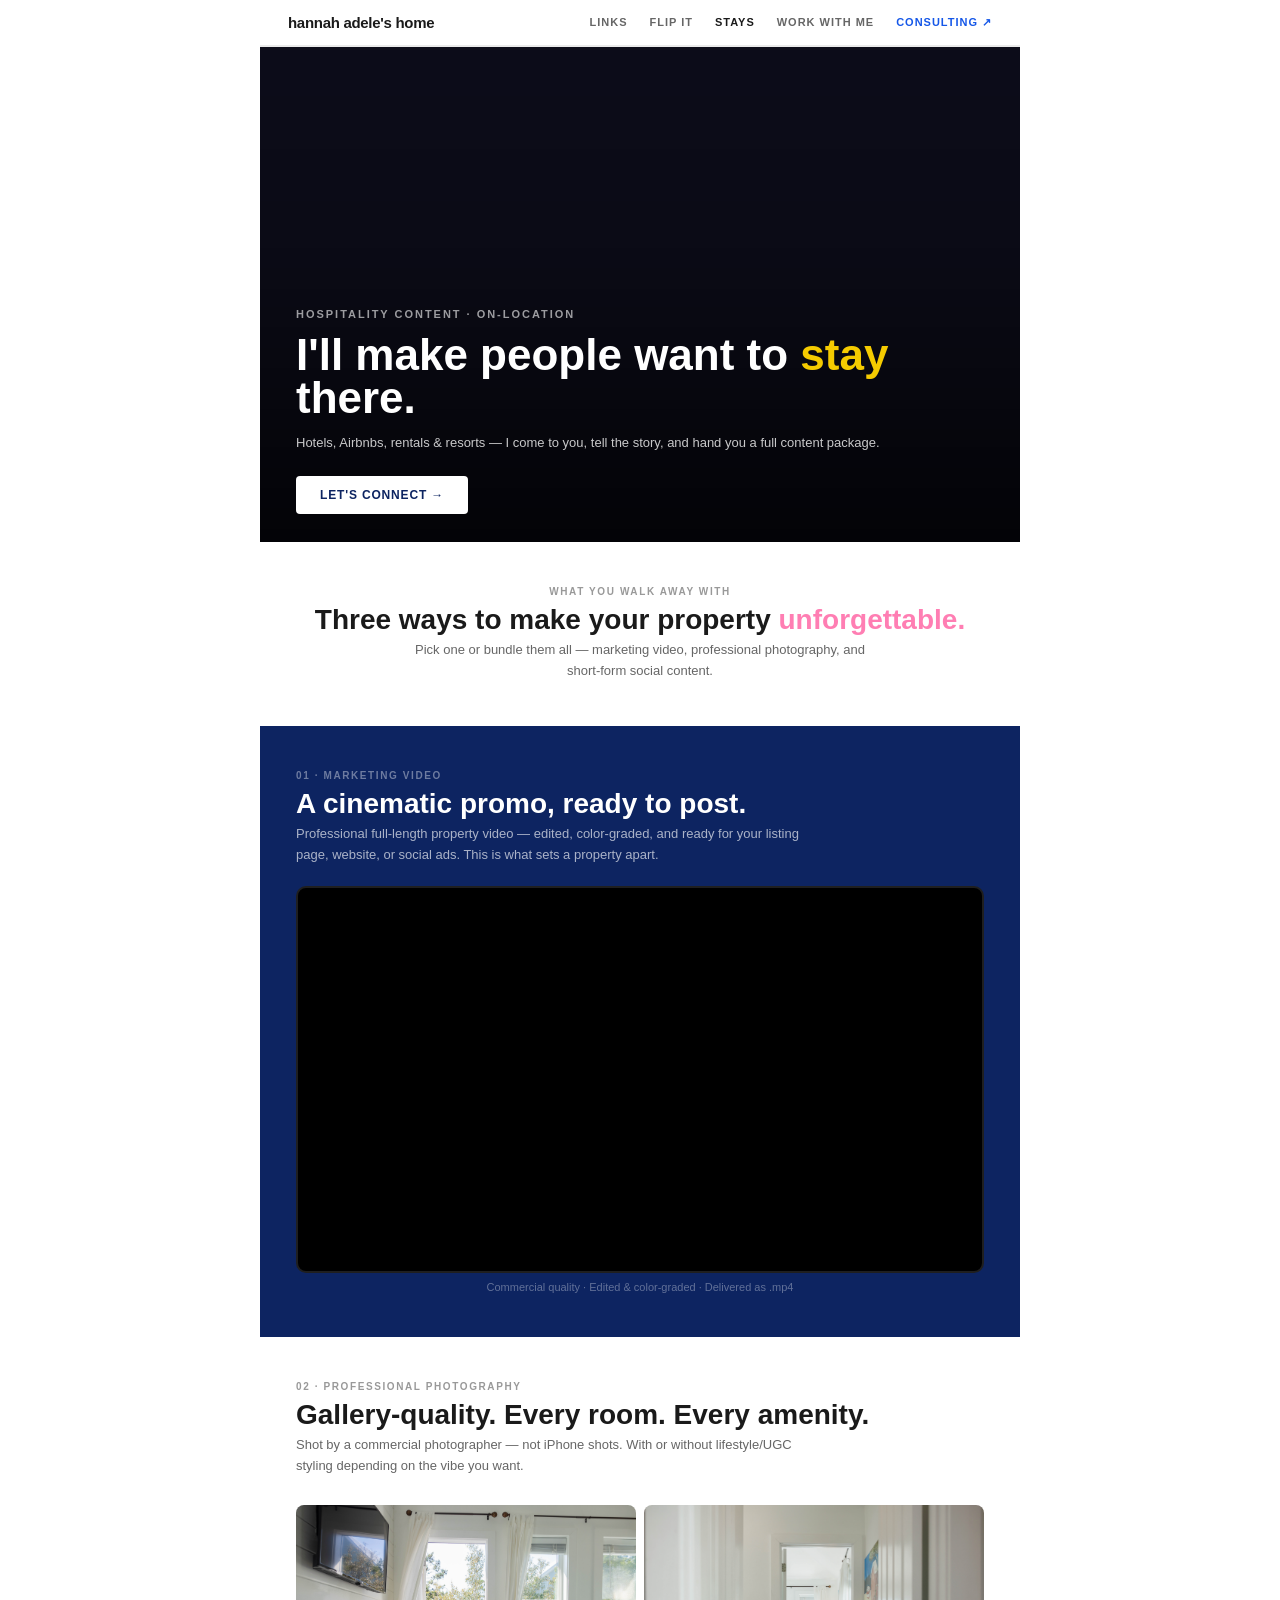
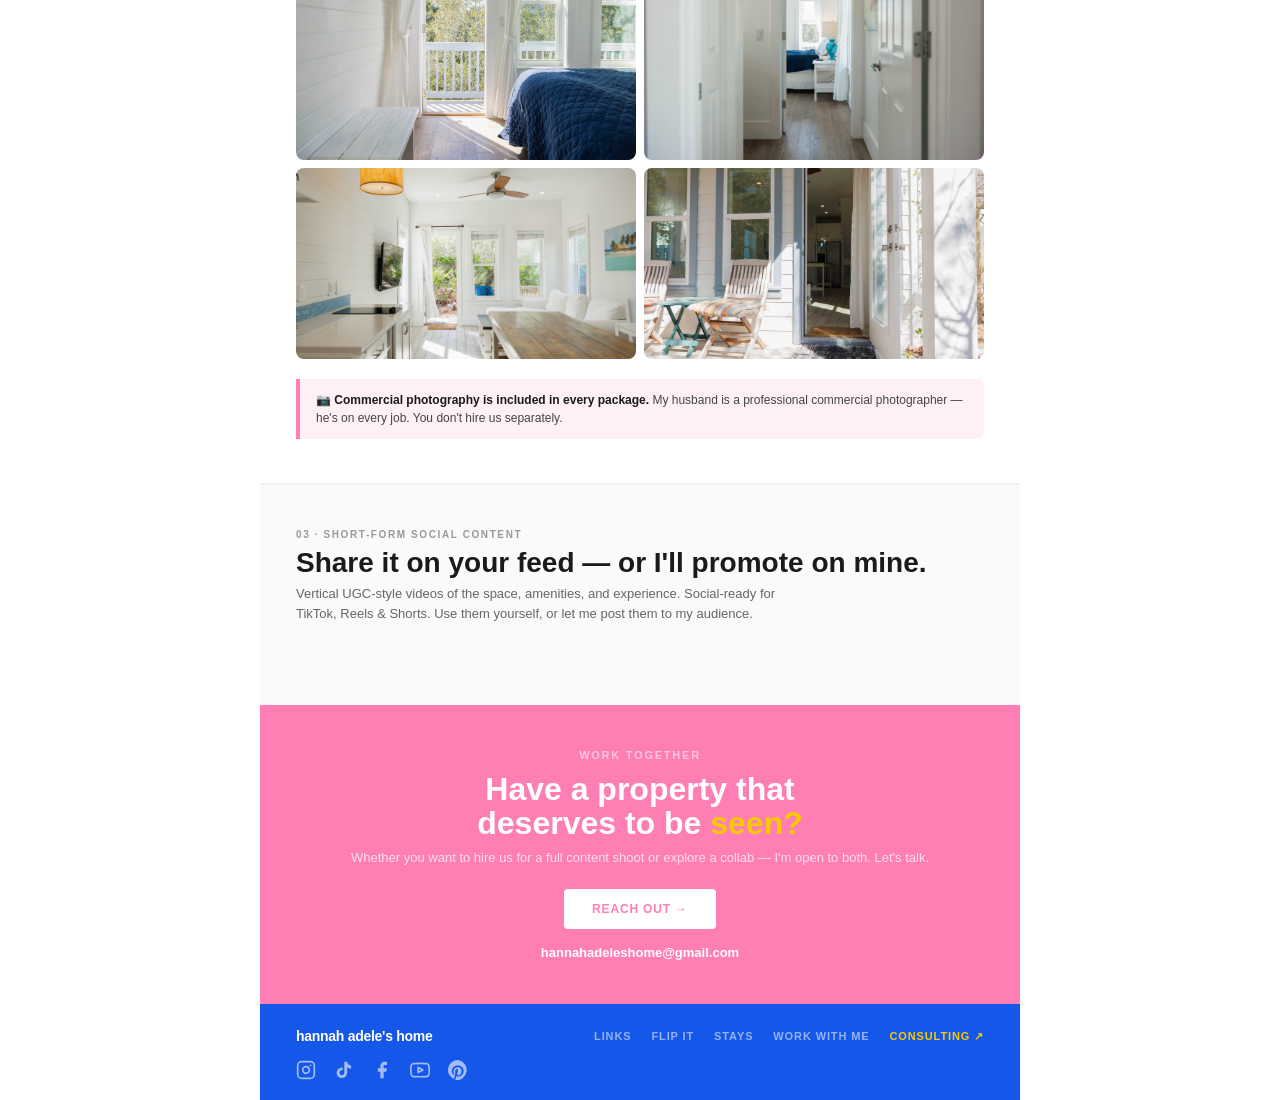
<file: stays/index.html>
<!DOCTYPE html>
<html lang="en">
<head>
  <meta charset="UTF-8">
  <meta name="viewport" content="width=device-width, initial-scale=1.0">
  <title>Hannah Adele's Home | Stays</title>
  <meta name="description" content="Professional hospitality content for STR hosts and hotels. Photo + short-form video. Nashville-based with in-house commercial photography.">
  <link rel="stylesheet" href="../css/shared.css">
  <style>
    /* SECTION LABELS */
    .section-label { font-size: 10px; text-transform: uppercase; letter-spacing: 0.16em; font-weight: 800; color: #999; margin-bottom: 8px; }
    .section-headline { font-size: 28px; font-weight: 900; line-height: 1.05; margin-bottom: 6px; }
    .section-headline em { font-style: normal; color: var(--pink); }
    .section-sub { font-size: 13px; color: #666; line-height: 1.6; margin-bottom: 28px; max-width: 520px; }

    /* HERO VIDEO */
    .hero-video {
      position: relative;
      background: #0d0d1a;
      height: 55vh;
      min-height: 320px;
      overflow: hidden;
    }
    .hero-video-overlay {
      position: absolute;
      inset: 0;
      background: linear-gradient(to top, rgba(0,0,0,0.72) 0%, rgba(0,0,0,0.15) 60%, transparent 100%);
      pointer-events: none;
    }
    .hero-video-content {
      position: absolute;
      bottom: 0; left: 0; right: 0;
      padding: 0 36px 28px;
    }
    .hero-video-eyebrow {
      font-size: 11px;
      text-transform: uppercase;
      letter-spacing: 0.18em;
      color: rgba(255,255,255,0.6);
      font-weight: 700;
      margin-bottom: 14px;
    }
    .hero-video-headline {
      font-size: 44px;
      font-weight: 900;
      color: white;
      line-height: 0.97;
      margin-bottom: 14px;
    }
    .hero-video-headline em { color: var(--yellow); font-style: normal; }
    .hero-video-sub {
      font-size: 13px;
      color: rgba(255,255,255,0.78);
      line-height: 1.6;
      margin-bottom: 22px;
    }
    .hero-video-cta {
      display: inline-block;
      text-decoration: none;
      background: white;
      color: var(--navy);
      font-size: 12px;
      font-weight: 800;
      padding: 12px 24px;
      border-radius: 4px;
      text-transform: uppercase;
      letter-spacing: 0.07em;
    }

    /* INTRO STRIP */
    .intro-strip {
      background: white;
      padding: 44px 36px;
      text-align: center;
    }

    /* DELIVERABLE SECTIONS */
    .deliver-video {
      background: var(--navy);
      padding: 44px 36px;
    }
    .deliver-video .section-label { color: rgba(255,255,255,0.4); }
    .deliver-video .section-headline { color: white; }
    .deliver-video .section-sub { color: rgba(255,255,255,0.65); margin-bottom: 20px; }

    .deliver-video-player {
      border-radius: 10px;
      overflow: hidden;
      border: 2px solid rgba(255,255,255,0.12);
      background: #000;
      aspect-ratio: 16/9;
    }
    .deliver-video-note {
      font-size: 11px;
      color: rgba(255,255,255,0.35);
      text-align: center;
      margin-top: 8px;
    }

    .deliver-photos {
      background: white;
      padding: 44px 36px;
    }
    .deliver-photos-row1 {
      display: grid;
      grid-template-columns: 1fr 1fr;
      gap: 8px;
      margin-bottom: 8px;
    }
    .deliver-photos-row1 .photo-cell {
      aspect-ratio: 4/3;
      border-radius: 8px;
      overflow: hidden;
      background: #eee;
    }
    .deliver-photos-row2 {
      display: grid;
      grid-template-columns: 1fr 1fr;
      gap: 8px;
    }
    .deliver-photos-row2 .photo-cell {
      aspect-ratio: 16/9;
      border-radius: 8px;
      overflow: hidden;
      background: #eee;
    }
    .deliver-photos-row1 .photo-cell img,
    .deliver-photos-row2 .photo-cell img {
      width: 100%; height: 100%; object-fit: cover; display: block;
    }
    .photo-callout {
      background: #fff0f6;
      border-left: 4px solid var(--pink);
      border-radius: 0 8px 8px 0;
      padding: 12px 16px;
      font-size: 12px;
      color: #444;
      line-height: 1.5;
      margin-top: 20px;
    }
    .photo-callout strong { color: var(--black); }

    .deliver-social {
      background: var(--off);
      padding: 44px 36px;
      border-top: 2px solid #f0f0f0;
    }
    .tiktok-row {
      display: flex;
      gap: 16px;
      margin-top: 28px;
      overflow-x: auto;
      padding-bottom: 8px;
      -webkit-overflow-scrolling: touch;
    }
    .tiktok-row blockquote.tiktok-embed {
      flex: 0 0 auto;
      max-width: 300px !important;
      min-width: 300px !important;
      margin: 0 !important;
    }

    /* MOBILE */
    @media (max-width: 600px) {
      .hero-video { height: auto; min-height: 260px; }
      .hero-video-content { padding: 0 20px 20px; }
      .hero-video-headline { font-size: 36px; }
      .intro-strip { padding: 36px 20px; }
      .deliver-video,
      .deliver-photos,
      .deliver-social { padding: 36px 20px; }
      .deliver-photos-row1,
      .deliver-photos-row2 { grid-template-columns: 1fr; }
      .tiktok-row { gap: 10px; }
    }

    /* CTA */
    .cta-section {
      background: var(--pink);
      padding: 44px 36px;
      text-align: center;
    }
    .cta-label { font-size: 11px; text-transform: uppercase; letter-spacing: 0.16em; color: rgba(255,255,255,0.55); font-weight: 700; margin-bottom: 12px; }
    .cta-headline { font-size: 32px; font-weight: 900; color: white; line-height: 1.05; margin-bottom: 10px; }
    .cta-headline em { color: var(--yellow); font-style: normal; }
    .cta-sub { font-size: 13px; color: rgba(255,255,255,0.75); margin-bottom: 24px; }
    .cta-btn {
      display: inline-block;
      background: white;
      color: var(--pink);
      font-size: 12px;
      font-weight: 800;
      padding: 13px 28px;
      border-radius: 4px;
      text-transform: uppercase;
      letter-spacing: 0.07em;
      text-decoration: none;
    }
    .cta-email { font-size: 13px; color: white; font-weight: 800; margin-top: 16px; }

  </style>
</head>
<body>

<div class="site">

  <!-- NAV -->
  <nav class="nav">
    <a href="/" class="logo">hannah adele's home</a>
    <div class="nav-links">
      <a href="/links/">links</a>
      <a href="/flip-it/">flip it</a>
      <a href="/stays/" class="active">stays</a>
      <a href="/work-with-me/">work with me</a>
      <a href="https://hannahthomasconsulting.org/" target="_blank" class="external">consulting ↗</a>
    </div>
  </nav>

  <!-- HERO VIDEO -->
  <div class="hero-video">
    <iframe
      src="https://www.youtube.com/embed/au_2U_hiR4I?autoplay=1&mute=1&loop=1&controls=0&playsinline=1&playlist=au_2U_hiR4I&rel=0&modestbranding=1"
      style="position:absolute;top:50%;left:50%;transform:translate(-50%,-50%);height:100%;width:auto;aspect-ratio:16/9;min-width:100%;border:0;pointer-events:none;"
      allow="autoplay; fullscreen"
      allowfullscreen></iframe>
    <div class="hero-video-overlay"></div>
    <div class="hero-video-content">
      <div class="hero-video-eyebrow">hospitality content · on-location</div>
      <div class="hero-video-headline">I'll make people want to <em>stay</em> there.</div>
      <div class="hero-video-sub">Hotels, Airbnbs, rentals &amp; resorts — I come to you, tell the story, and hand you a full content package.</div>
      <a href="mailto:hannahadeleshome@gmail.com" class="hero-video-cta">let's connect →</a>
    </div>
  </div>

  <!-- INTRO STRIP -->
  <div class="intro-strip">
    <div class="section-label">what you walk away with</div>
    <div class="section-headline">Three ways to make your property <em>unforgettable.</em></div>
    <p class="section-sub" style="max-width:460px;margin:0 auto">Pick one or bundle them all — marketing video, professional photography, and short-form social content.</p>
  </div>

  <!-- SECTION 01: MARKETING VIDEO -->
  <div class="deliver-video">
    <div class="section-label">01 · Marketing Video</div>
    <div class="section-headline">A cinematic promo, ready to post.</div>
    <p class="section-sub">Professional full-length property video — edited, color-graded, and ready for your listing page, website, or social ads. This is what sets a property apart.</p>
    <div class="deliver-video-player">
      <iframe
        src="https://www.youtube.com/embed/5rf1nV8SKHk?rel=0&modestbranding=1"
        style="width:100%;height:100%;border:0;"
        allow="fullscreen"
        allowfullscreen></iframe>
    </div>
    <p class="deliver-video-note">Commercial quality · Edited &amp; color-graded · Delivered as .mp4</p>
  </div>

  <!-- SECTION 02: PROFESSIONAL PHOTOGRAPHY -->
  <div class="deliver-photos">
    <div class="section-label">02 · Professional Photography</div>
    <div class="section-headline">Gallery-quality. Every room. Every amenity.</div>
    <p class="section-sub">Shot by a commercial photographer — not iPhone shots. With or without lifestyle/UGC styling depending on the vibe you want.</p>
    <div class="deliver-photos-row1">
      <div class="photo-cell">
        <img src="/stays/professional%20space%20photos/9V2A4752-VSCO.jpeg" alt="Coastal Airbnb living space">
      </div>
      <div class="photo-cell">
        <img src="/stays/professional%20space%20photos/9V2A4735-VSCO.jpeg" alt="Coastal Airbnb bedroom">
      </div>
    </div>
    <div class="deliver-photos-row2">
      <div class="photo-cell">
        <img src="/stays/professional%20space%20photos/9V2A4695-VSCO.jpeg" alt="Coastal Airbnb amenities">
      </div>
      <div class="photo-cell">
        <img src="/stays/professional%20space%20photos/9V2A4699-VSCO.jpeg" alt="Coastal Airbnb exterior">
      </div>
    </div>
    <div class="photo-callout">
      <strong>📷 Commercial photography is included in every package.</strong> My husband is a professional commercial photographer — he's on every job. You don't hire us separately.
    </div>
  </div>

  <!-- SECTION 03: SHORT-FORM SOCIAL CONTENT -->
  <div class="deliver-social">
    <div class="section-label">03 · Short-Form Social Content</div>
    <div class="section-headline">Share it on your feed — or I'll promote on mine.</div>
    <p class="section-sub" style="margin-bottom:0">Vertical UGC-style videos of the space, amenities, and experience. Social-ready for TikTok, Reels &amp; Shorts. Use them yourself, or let me post them to my audience.</p>
    <div class="tiktok-row">
      <blockquote class="tiktok-embed" cite="https://www.tiktok.com/@hannahadeleshome/video/7603965363243601165" data-video-id="7603965363243601165" style="max-width:300px;min-width:300px;"><section></section></blockquote>
      <blockquote class="tiktok-embed" cite="https://www.tiktok.com/@hannahadeleshome/video/7604225064669596942" data-video-id="7604225064669596942" style="max-width:300px;min-width:300px;"><section></section></blockquote>
      <blockquote class="tiktok-embed" cite="https://www.tiktok.com/@hannahadeleshome/video/7604323638451490062" data-video-id="7604323638451490062" style="max-width:300px;min-width:300px;"><section></section></blockquote>
      <blockquote class="tiktok-embed" cite="https://www.tiktok.com/@hannahadeleshome/video/7604881828167634189" data-video-id="7604881828167634189" style="max-width:300px;min-width:300px;"><section></section></blockquote>
      <blockquote class="tiktok-embed" cite="https://www.tiktok.com/@hannahadeleshome/video/7606002926846299405" data-video-id="7606002926846299405" style="max-width:300px;min-width:300px;"><section></section></blockquote>
      <blockquote class="tiktok-embed" cite="https://www.tiktok.com/@hannahadeleshome/video/7604993759675239694" data-video-id="7604993759675239694" style="max-width:300px;min-width:300px;"><section></section></blockquote>
    </div>
    <script async src="https://www.tiktok.com/embed.js"></script>
  </div>

  <!-- CTA -->
  <div class="cta-section">
    <div class="cta-label">work together</div>
    <div class="cta-headline">Have a property that<br>deserves to be <em>seen?</em></div>
    <div class="cta-sub">Whether you want to hire us for a full content shoot or explore a collab — I'm open to both. Let's talk.</div>
    <a href="mailto:hannahadeleshome@gmail.com" class="cta-btn">reach out →</a>
    <div class="cta-email">hannahadeleshome@gmail.com</div>
  </div>

  <!-- FOOTER -->
  <footer class="footer">
  <div class="footer-top">
    <a href="/" class="footer-logo">hannah adele's home</a>
    <div class="footer-links">
      <a href="/links/">links</a>
      <a href="/flip-it/">flip it</a>
      <a href="/stays/">stays</a>
      <a href="/work-with-me/">work with me</a>
      <a href="https://hannahthomasconsulting.org/" target="_blank" class="external">consulting ↗</a>
    </div>
  </div>
  <div class="footer-social">
    <a href="https://www.instagram.com/hannahadeleshome/" target="_blank" aria-label="Instagram" class="social-icon"><svg width="20" height="20" viewBox="0 0 24 24" fill="none" stroke="currentColor" stroke-width="2" stroke-linecap="round" stroke-linejoin="round"><rect x="2" y="2" width="20" height="20" rx="5" ry="5"/><path d="M16 11.37A4 4 0 1 1 12.63 8 4 4 0 0 1 16 11.37z"/><line x1="17.5" y1="6.5" x2="17.51" y2="6.5"/></svg></a>
    <a href="https://www.tiktok.com/@hannahadeleshome" target="_blank" aria-label="TikTok" class="social-icon"><svg width="20" height="20" viewBox="0 0 24 24" fill="currentColor"><path d="M19.59 6.69a4.83 4.83 0 0 1-3.77-4.25V2h-3.45v13.67a2.89 2.89 0 0 1-2.88 2.5 2.89 2.89 0 0 1-2.89-2.89 2.89 2.89 0 0 1 2.89-2.89c.28 0 .54.04.79.1V9.01a6.27 6.27 0 0 0-.79-.05 6.34 6.34 0 0 0-6.34 6.34 6.34 6.34 0 0 0 6.34 6.34 6.34 6.34 0 0 0 6.33-6.34V8.69a8.16 8.16 0 0 0 4.77 1.52V6.75a4.85 4.85 0 0 1-1-.06z"/></svg></a>
    <a href="https://www.facebook.com/hannahadeleshome" target="_blank" aria-label="Facebook" class="social-icon"><svg width="20" height="20" viewBox="0 0 24 24" fill="currentColor"><path d="M18 2h-3a5 5 0 0 0-5 5v3H7v4h3v8h4v-8h3l1-4h-4V7a1 1 0 0 1 1-1h3z"/></svg></a>
    <a href="https://www.youtube.com/@hannahadeleshome" target="_blank" aria-label="YouTube" class="social-icon"><svg width="20" height="20" viewBox="0 0 24 24" fill="none" stroke="currentColor" stroke-width="2" stroke-linecap="round" stroke-linejoin="round"><path d="M22.54 6.42a2.78 2.78 0 0 0-1.95-1.96C18.88 4 12 4 12 4s-6.88 0-8.59.46a2.78 2.78 0 0 0-1.95 1.96A29 29 0 0 0 1 12a29 29 0 0 0 .46 5.58A2.78 2.78 0 0 0 3.41 19.6C5.12 20.06 12 20.06 12 20.06s6.88 0 8.59-.46a2.78 2.78 0 0 0 1.95-1.95A29 29 0 0 0 23 12a29 29 0 0 0-.46-5.58z"/><polygon points="9.75 15.02 15.5 12 9.75 8.98 9.75 15.02"/></svg></a>
    <a href="https://www.pinterest.com/hannahadeleshome/" target="_blank" aria-label="Pinterest" class="social-icon"><svg width="20" height="20" viewBox="0 0 24 24" fill="currentColor"><path d="M12 0a12 12 0 0 0-4.373 23.178c-.047-.665-.089-1.686.018-2.412l1.304-5.525s-.332-.665-.332-1.649c0-1.547.898-2.703 2.014-2.703.95 0 1.41.713 1.41 1.568 0 .956-.608 2.384-.922 3.71-.263 1.108.556 2.011 1.648 2.011 1.978 0 3.502-2.086 3.502-5.099 0-2.664-1.916-4.527-4.649-4.527-3.168 0-5.026 2.376-5.026 4.831 0 .956.368 1.981.828 2.54.091.11.104.206.077.317l-.308 1.261c-.05.204-.161.248-.373.149-1.39-.648-2.26-2.682-2.26-4.316 0-3.511 2.551-6.734 7.353-6.734 3.862 0 6.864 2.753 6.864 6.428 0 3.835-2.418 6.921-5.776 6.921-1.127 0-2.188-.586-2.55-1.278l-.694 2.647c-.251.968-.928 2.181-1.383 2.918A12 12 0 1 0 12 0z"/></svg></a>
  </div>
</footer>

</div>

</body>
</html>
</file>
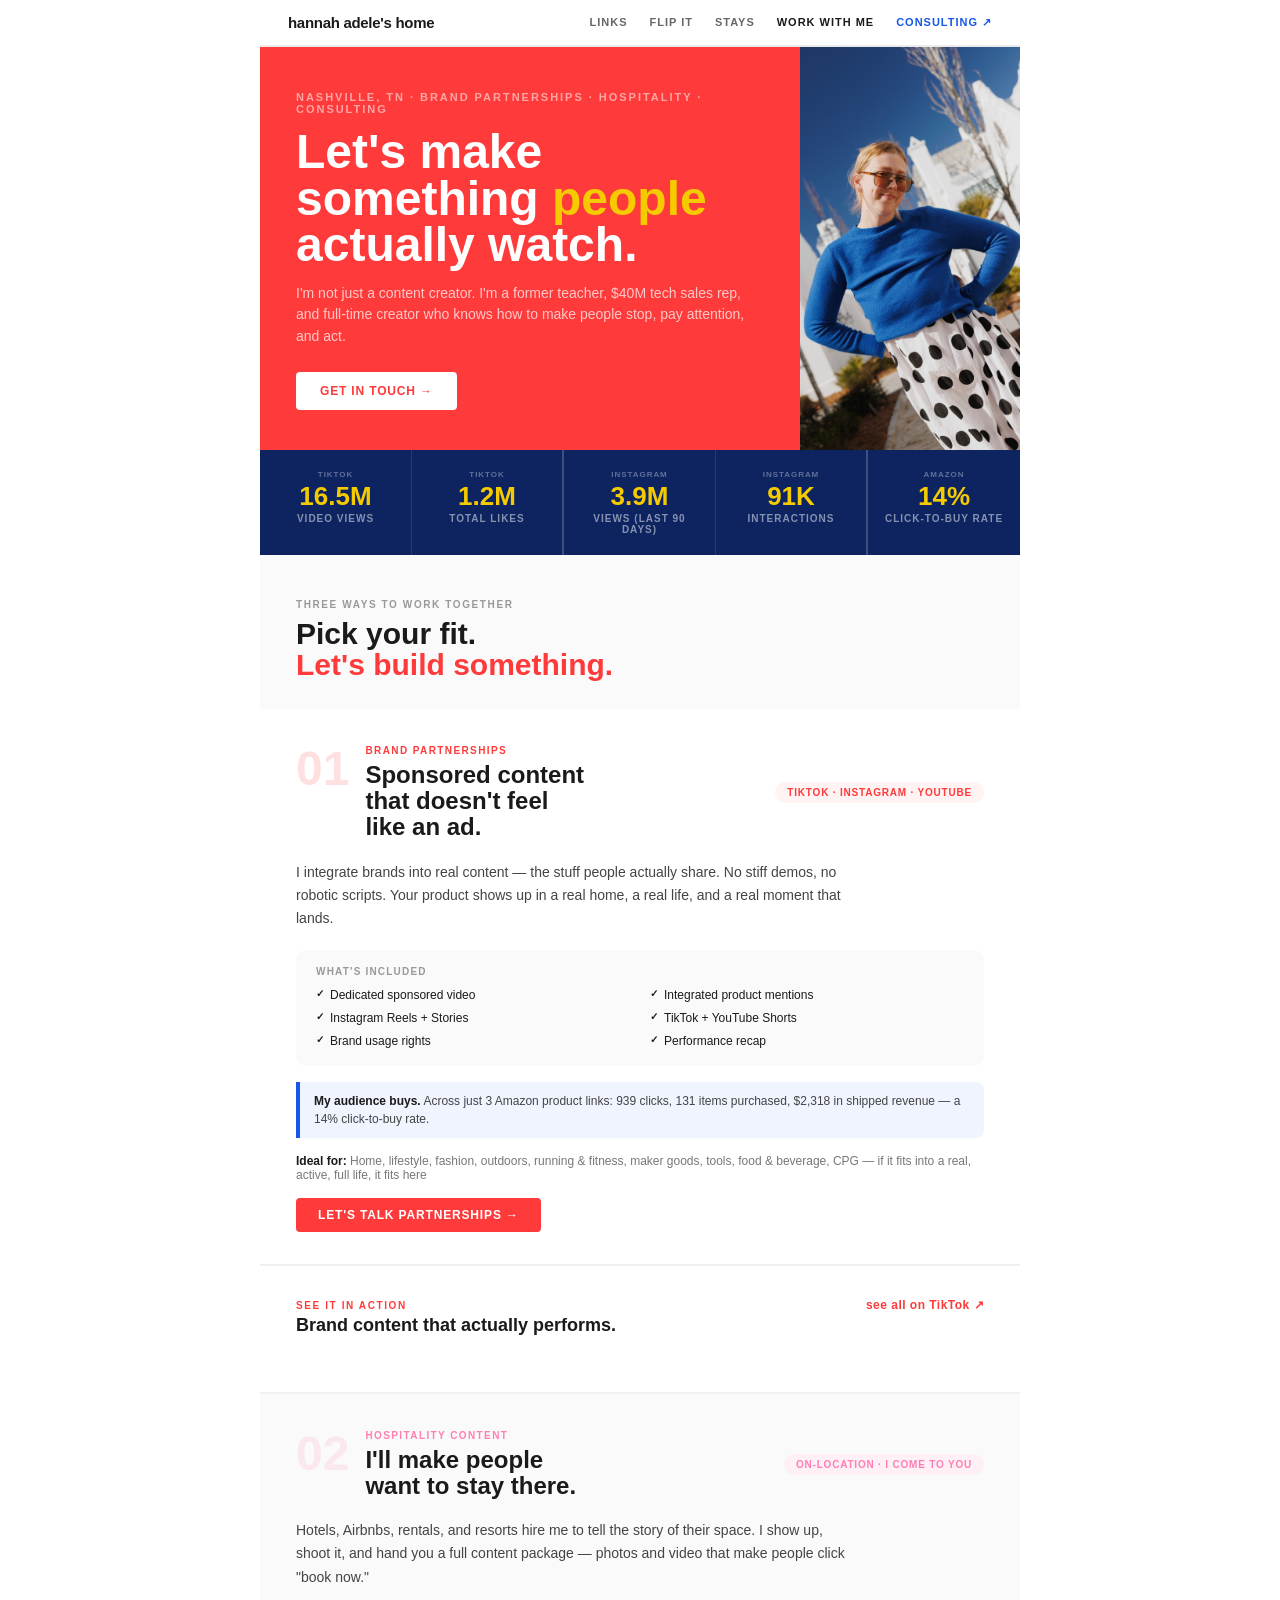
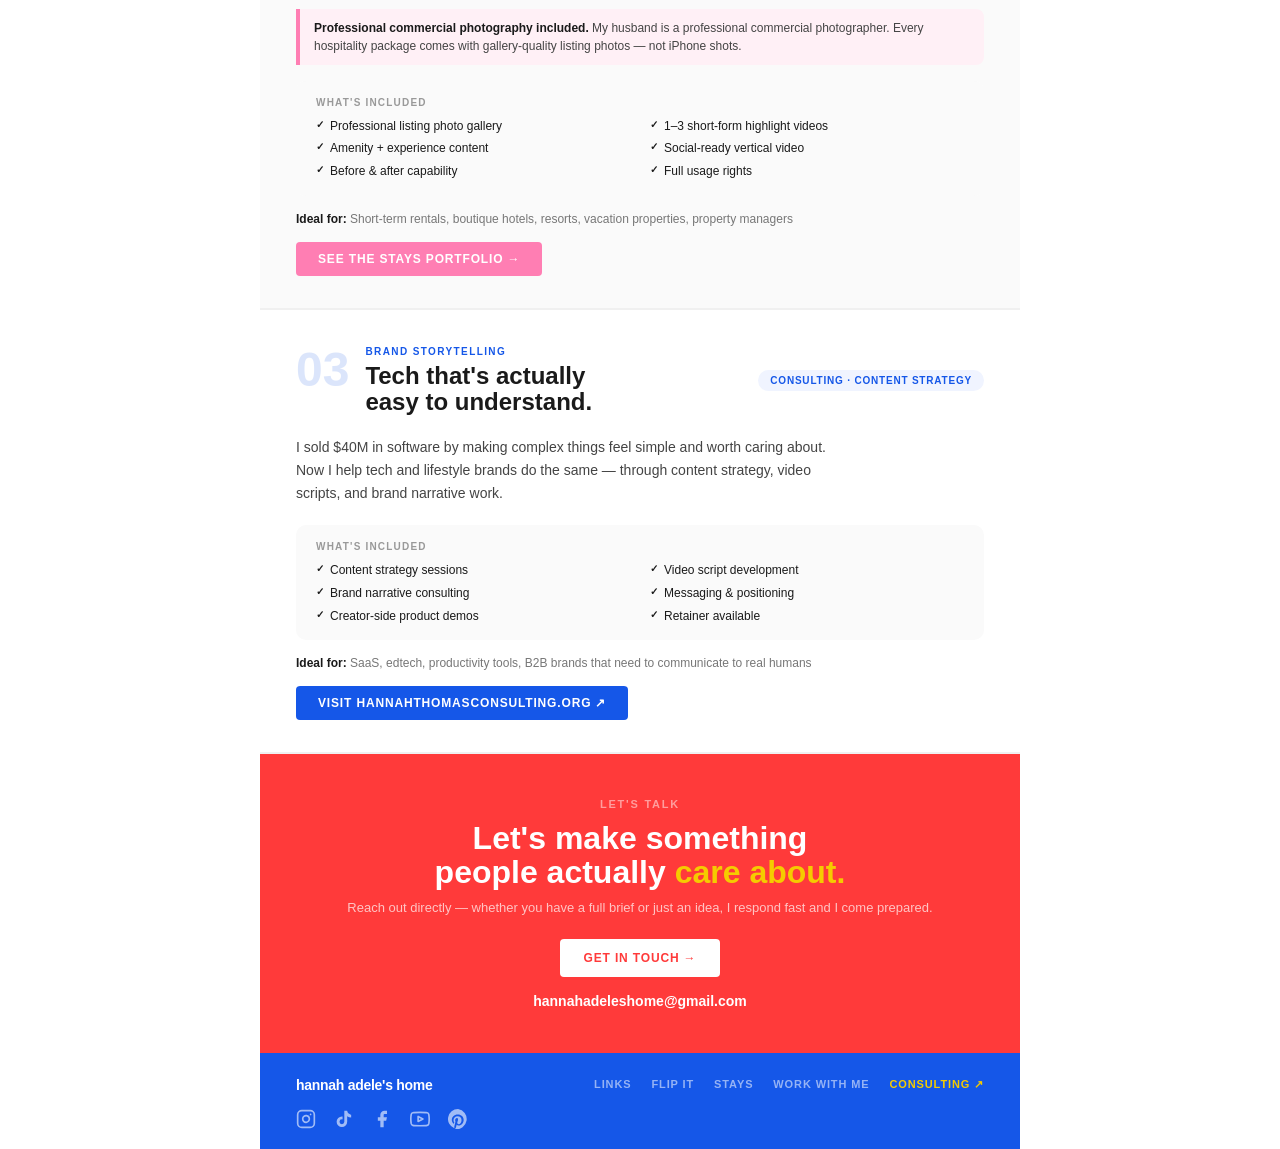
<file: work-with-me/index.html>
<!DOCTYPE html>
<html lang="en">
<head>
  <meta charset="UTF-8">
  <meta name="viewport" content="width=device-width, initial-scale=1.0">
  <title>Hannah Adele's Home | Work With Me</title>
  <meta name="description" content="Brand partnerships, hospitality content, and brand storytelling. Former $40M tech sales rep turned creator. Let's make something people actually watch.">
  <link rel="stylesheet" href="../css/shared.css">
  <style>
    /* page-specific styles only */

    /* HERO */
    .hero {
      background: var(--red);
      display: grid;
      grid-template-columns: 1fr 220px;
      align-items: stretch;
      overflow: hidden;
    }
    .hero-content { padding: 44px 24px 40px 36px; }
    .hero-eyebrow {
      font-size: 11px;
      text-transform: uppercase;
      letter-spacing: 0.18em;
      color: rgba(255,255,255,0.55);
      font-weight: 700;
      margin-bottom: 14px;
    }
    .hero-headline {
      font-size: 48px;
      font-weight: 900;
      color: white;
      line-height: 0.97;
      margin-bottom: 14px;
    }
    .hero-headline em { color: var(--yellow); font-style: normal; }
    .hero-sub {
      font-size: 14px;
      color: rgba(255,255,255,0.72);
      line-height: 1.55;
      max-width: 460px;
      margin-bottom: 24px;
    }
    .hero-btns { display: flex; gap: 12px; align-items: center; flex-wrap: wrap; }
    .btn-white {
      display: inline-block;
      background: white;
      color: var(--red);
      font-size: 12px;
      font-weight: 800;
      padding: 12px 24px;
      border-radius: 4px;
      text-transform: uppercase;
      letter-spacing: 0.07em;
      text-decoration: none;
    }
    .hero-portrait {
      width: 100%;
      height: 100%;
      object-fit: cover;
      object-position: center top;
      display: block;
    }

    /* SERVICES INTRO */
    .services-intro {
      padding: 44px 36px 28px;
      background: var(--off);
    }
    .section-label {
      font-size: 10px;
      text-transform: uppercase;
      letter-spacing: 0.16em;
      font-weight: 800;
      color: #999;
      margin-bottom: 8px;
    }
    .section-headline {
      font-size: 30px;
      font-weight: 900;
      line-height: 1.05;
    }
    .section-headline em { color: var(--red); font-style: normal; }

    /* SERVICE BLOCKS */
    .service {
      padding: 36px 36px 32px;
      border-bottom: 2px solid #f0f0f0;
    }
    .service:last-of-type { border-bottom: none; }
    .service-header {
      display: grid;
      grid-template-columns: auto 1fr auto;
      gap: 16px;
      align-items: flex-start;
      margin-bottom: 20px;
    }
    .service-num {
      font-size: 48px;
      font-weight: 900;
      line-height: 1;
      opacity: 0.15;
    }
    .service-title-block {}
    .service-tag {
      font-size: 10px;
      text-transform: uppercase;
      letter-spacing: 0.14em;
      font-weight: 800;
      margin-bottom: 6px;
    }
    .service-title { font-size: 24px; font-weight: 900; line-height: 1.1; }
    .service-badge {
      font-size: 10px;
      font-weight: 800;
      text-transform: uppercase;
      letter-spacing: 0.08em;
      padding: 5px 12px;
      border-radius: 20px;
      white-space: nowrap;
      align-self: center;
    }
    .service-desc {
      font-size: 14px;
      color: #444;
      line-height: 1.65;
      margin-bottom: 20px;
      max-width: 560px;
    }
    .deliverables {
      background: var(--off);
      border-radius: 10px;
      padding: 16px 20px;
      margin-bottom: 16px;
    }
    .deliverables-label {
      font-size: 10px;
      text-transform: uppercase;
      letter-spacing: 0.12em;
      font-weight: 800;
      color: #999;
      margin-bottom: 10px;
    }
    .deliverables-grid {
      display: grid;
      grid-template-columns: 1fr 1fr;
      gap: 6px 20px;
    }
    .del-item {
      font-size: 12px;
      color: var(--black);
      padding-left: 14px;
      position: relative;
      line-height: 1.4;
    }
    .del-item::before {
      content: "✓";
      position: absolute;
      left: 0;
      font-weight: 800;
      font-size: 10px;
    }
    .ideal-for {
      font-size: 12px;
      color: #777;
      margin-bottom: 16px;
    }
    .ideal-for strong { color: var(--black); }
    .service-cta {
      display: inline-block;
      font-size: 12px;
      font-weight: 800;
      text-transform: uppercase;
      letter-spacing: 0.07em;
      padding: 10px 22px;
      border-radius: 4px;
      text-decoration: none;
    }

    /* PHOTO NOTE */
    .photo-note {
      background: #fff0f6;
      border-left: 4px solid var(--pink);
      border-radius: 0 8px 8px 0;
      padding: 10px 14px;
      font-size: 12px;
      color: #444;
      margin-bottom: 16px;
      line-height: 1.5;
    }
    .photo-note strong { color: var(--black); }


    /* BRAND CONTENT EXAMPLES */
    .examples-section {
      padding: 32px 36px 28px;
      border-bottom: 2px solid #f0f0f0;
      background: white;
    }
    .examples-header {
      display: flex;
      justify-content: space-between;
      align-items: baseline;
      margin-bottom: 16px;
      flex-wrap: wrap;
      gap: 8px;
    }
    .examples-label {
      font-size: 10px;
      text-transform: uppercase;
      letter-spacing: 0.16em;
      font-weight: 800;
      color: var(--red);
      margin-bottom: 4px;
    }
    .examples-title {
      font-size: 18px;
      font-weight: 900;
      color: var(--black);
    }
    .examples-see-more {
      font-size: 12px;
      font-weight: 800;
      color: var(--red);
      text-decoration: none;
      letter-spacing: 0.04em;
      white-space: nowrap;
    }
    .tiktok-row {
      display: flex;
      gap: 10px;
      overflow-x: auto;
      -webkit-overflow-scrolling: touch;
      padding: 4px 0 8px;
    }
    .tiktok-row::-webkit-scrollbar { display: none; }
    .tiktok-row .tiktok-embed {
      flex-shrink: 0 !important;
      min-width: 280px !important;
      max-width: 280px !important;
    }

    /* CTA */
    .cta-section {
      background: var(--red);
      padding: 44px 36px;
      text-align: center;
    }
    .cta-label { font-size: 11px; text-transform: uppercase; letter-spacing: 0.16em; color: rgba(255,255,255,0.5); font-weight: 700; margin-bottom: 12px; }
    .cta-headline { font-size: 32px; font-weight: 900; color: white; line-height: 1.05; margin-bottom: 10px; }
    .cta-headline em { color: var(--yellow); font-style: normal; }
    .cta-sub { font-size: 13px; color: rgba(255,255,255,0.7); margin-bottom: 24px; }
    .cta-btn {
      display: inline-block;
      background: white;
      color: var(--red);
      font-size: 12px;
      font-weight: 800;
      padding: 12px 24px;
      border-radius: 4px;
      text-transform: uppercase;
      letter-spacing: 0.07em;
      text-decoration: none;
    }
    .cta-email { font-size: 14px; color: white; font-weight: 800; margin-top: 16px; }

    .stat-platform {
      font-size: 8px;
      font-weight: 800;
      text-transform: uppercase;
      letter-spacing: .12em;
      color: rgba(255,255,255,0.35);
      margin-bottom: 4px;
    }

    /* MOBILE */
    @media (max-width: 600px) {
      .hero { grid-template-columns: 1fr; }
      .hero-content { padding: 36px 20px 28px; }
      .hero-headline { font-size: 36px; }
      .hero-portrait { display: none; }
      .hero-btns { flex-direction: column; gap: 10px; }
      .service { padding: 36px 20px; }
      .deliverables-grid { grid-template-columns: 1fr; }
      .examples-section { padding: 36px 20px 20px; }
      .tiktok-row { gap: 10px; }
      .tiktok-row .tiktok-embed { min-width: 260px !important; max-width: 260px !important; }
      .cta-section { padding: 44px 20px; }
      .stats-bar { grid-template-columns: repeat(3, 1fr) !important; }
      .stats-bar .stat:nth-child(3) { border-right: none; }
    }
  </style>
</head>
<body>

<div class="site">

  <!-- NAV -->
  <nav class="nav">
    <a href="/" class="logo">hannah adele's home</a>
    <div class="nav-links">
      <a href="/links/">links</a>
      <a href="/flip-it/">flip it</a>
      <a href="/stays/">stays</a>
      <a href="/work-with-me/" class="active">work with me</a>
      <a href="https://hannahthomasconsulting.org/" target="_blank" class="external">consulting ↗</a>
    </div>
  </nav>

  <!-- HERO -->
  <div class="hero">
    <div class="hero-content">
      <div class="hero-eyebrow">Nashville, TN · brand partnerships · hospitality · consulting</div>
      <div class="hero-headline">Let's make<br>something <em>people</em><br>actually watch.</div>
      <div class="hero-sub">I'm not just a content creator. I'm a former teacher, $40M tech sales rep, and full-time creator who knows how to make people stop, pay attention, and act.</div>
      <div class="hero-btns">
        <a href="mailto:hannahadeleshome@gmail.com" class="btn-white">get in touch →</a>
      </div>
    </div>
    <img src="/photos/work-with-me.jpeg" alt="Hannah Adele Thomas" class="hero-portrait">
  </div>

  <!-- STATS -->
  <div class="stats-bar" style="grid-template-columns: repeat(5, 1fr);">
    <div class="stat" style="border-right: 1px solid rgba(255,255,255,0.1);">
      <div class="stat-platform">TikTok</div>
      <div class="stat-num">16.5M</div>
      <div class="stat-label">video views</div>
    </div>
    <div class="stat" style="border-right: 2px solid rgba(255,255,255,0.2);">
      <div class="stat-platform">TikTok</div>
      <div class="stat-num">1.2M</div>
      <div class="stat-label">total likes</div>
    </div>
    <div class="stat" style="border-right: 1px solid rgba(255,255,255,0.1);">
      <div class="stat-platform">Instagram</div>
      <div class="stat-num">3.9M</div>
      <div class="stat-label">views (last 90 days)</div>
    </div>
    <div class="stat" style="border-right: 2px solid rgba(255,255,255,0.2);">
      <div class="stat-platform">Instagram</div>
      <div class="stat-num">91K</div>
      <div class="stat-label">interactions</div>
    </div>
    <div class="stat">
      <div class="stat-platform">Amazon</div>
      <div class="stat-num">14%</div>
      <div class="stat-label">click-to-buy rate</div>
    </div>
  </div>

  <!-- SERVICES INTRO -->
  <div class="services-intro">
    <div class="section-label">three ways to work together</div>
    <div class="section-headline">Pick your fit.<br><em>Let's build something.</em></div>
  </div>

  <!-- SERVICE 01: BRAND PARTNERSHIPS -->
  <div class="service">
    <div class="service-header">
      <div class="service-num" style="color:var(--red)">01</div>
      <div class="service-title-block">
        <div class="service-tag" style="color:var(--red)">Brand Partnerships</div>
        <div class="service-title">Sponsored content<br>that doesn't feel<br>like an ad.</div>
      </div>
      <div class="service-badge" style="background:#fff3f3;color:var(--red)">TikTok · Instagram · YouTube</div>
    </div>
    <div class="service-desc">
      I integrate brands into real content — the stuff people actually share. No stiff demos, no robotic scripts. Your product shows up in a real home, a real life, and a real moment that lands.
    </div>
    <div class="deliverables">
      <div class="deliverables-label">What's included</div>
      <div class="deliverables-grid">
        <div class="del-item">Dedicated sponsored video</div>
        <div class="del-item">Integrated product mentions</div>
        <div class="del-item">Instagram Reels + Stories</div>
        <div class="del-item">TikTok + YouTube Shorts</div>
        <div class="del-item">Brand usage rights</div>
        <div class="del-item">Performance recap</div>
      </div>
    </div>
    <div class="photo-note" style="background:#f0f4ff;border-color:var(--blue);">
      <strong>My audience buys.</strong> Across just 3 Amazon product links: 939 clicks, 131 items purchased, $2,318 in shipped revenue — a 14% click-to-buy rate.
    </div>
    <div class="ideal-for"><strong>Ideal for:</strong> Home, lifestyle, fashion, outdoors, running &amp; fitness, maker goods, tools, food &amp; beverage, CPG — if it fits into a real, active, full life, it fits here</div>
    <a href="mailto:hannahadeleshome@gmail.com" class="service-cta" style="background:var(--red);color:white">let's talk partnerships →</a>
  </div>

  <!-- BRAND CONTENT EXAMPLES -->
  <div class="examples-section">
    <div class="examples-header">
      <div>
        <div class="examples-label">see it in action</div>
        <div class="examples-title">Brand content that actually performs.</div>
      </div>
      <a href="https://www.tiktok.com/@hannahadeleshome" target="_blank" class="examples-see-more">see all on TikTok ↗</a>
    </div>
    <div class="tiktok-row">
      <blockquote class="tiktok-embed" cite="https://www.tiktok.com/@hannahadeleshome/video/7652929410164657422" data-video-id="7652929410164657422" style="max-width:325px;min-width:325px;"><section></section></blockquote>
      <blockquote class="tiktok-embed" cite="https://www.tiktok.com/@hannahadeleshome/video/7648152762747768077" data-video-id="7648152762747768077" style="max-width:325px;min-width:325px;"><section></section></blockquote>
      <blockquote class="tiktok-embed" cite="https://www.tiktok.com/@hannahadeleshome/video/7647368499160960270" data-video-id="7647368499160960270" style="max-width:325px;min-width:325px;"><section></section></blockquote>
      <blockquote class="tiktok-embed" cite="https://www.tiktok.com/@hannahadeleshome/video/7646258968557341965" data-video-id="7646258968557341965" style="max-width:325px;min-width:325px;"><section></section></blockquote>
      <blockquote class="tiktok-embed" cite="https://www.tiktok.com/@hannahadeleshome/video/7638359088052686094" data-video-id="7638359088052686094" style="max-width:325px;min-width:325px;"><section></section></blockquote>
      <blockquote class="tiktok-embed" cite="https://www.tiktok.com/@hannahadeleshome/video/7629383904381750541" data-video-id="7629383904381750541" style="max-width:325px;min-width:325px;"><section></section></blockquote>
      <blockquote class="tiktok-embed" cite="https://www.tiktok.com/@hannahadeleshome/video/7627906541626117390" data-video-id="7627906541626117390" style="max-width:325px;min-width:325px;"><section></section></blockquote>
      <blockquote class="tiktok-embed" cite="https://www.tiktok.com/@hannahadeleshome/video/7619366782117301518" data-video-id="7619366782117301518" style="max-width:325px;min-width:325px;"><section></section></blockquote>
      <blockquote class="tiktok-embed" cite="https://www.tiktok.com/@hannahadeleshome/video/7613174632006307103" data-video-id="7613174632006307103" style="max-width:325px;min-width:325px;"><section></section></blockquote>
      <blockquote class="tiktok-embed" cite="https://www.tiktok.com/@hannahadeleshome/video/7611573582493256974" data-video-id="7611573582493256974" style="max-width:325px;min-width:325px;"><section></section></blockquote>
      <blockquote class="tiktok-embed" cite="https://www.tiktok.com/@hannahadeleshome/video/7610151017199471886" data-video-id="7610151017199471886" style="max-width:325px;min-width:325px;"><section></section></blockquote>
      <blockquote class="tiktok-embed" cite="https://www.tiktok.com/@hannahadeleshome/video/7604993759675239694" data-video-id="7604993759675239694" style="max-width:325px;min-width:325px;"><section></section></blockquote>
      <blockquote class="tiktok-embed" cite="https://www.tiktok.com/@hannahadeleshome/video/7595247402315943181" data-video-id="7595247402315943181" style="max-width:325px;min-width:325px;"><section></section></blockquote>
      <blockquote class="tiktok-embed" cite="https://www.tiktok.com/@hannahadeleshome/video/7595020853490896142" data-video-id="7595020853490896142" style="max-width:325px;min-width:325px;"><section></section></blockquote>
      <blockquote class="tiktok-embed" cite="https://www.tiktok.com/@hannahadeleshome/video/7581148692615384334" data-video-id="7581148692615384334" style="max-width:325px;min-width:325px;"><section></section></blockquote>
      <blockquote class="tiktok-embed" cite="https://www.tiktok.com/@hannahadeleshome/video/7580435043227553079" data-video-id="7580435043227553079" style="max-width:325px;min-width:325px;"><section></section></blockquote>
      <blockquote class="tiktok-embed" cite="https://www.tiktok.com/@hannahadeleshome/video/7577167559129042189" data-video-id="7577167559129042189" style="max-width:325px;min-width:325px;"><section></section></blockquote>
      <blockquote class="tiktok-embed" cite="https://www.tiktok.com/@hannahadeleshome/video/7576714406692687159" data-video-id="7576714406692687159" style="max-width:325px;min-width:325px;"><section></section></blockquote>
      <blockquote class="tiktok-embed" cite="https://www.tiktok.com/@hannahadeleshome/video/7539305446650268942" data-video-id="7539305446650268942" style="max-width:325px;min-width:325px;"><section></section></blockquote>
      <blockquote class="tiktok-embed" cite="https://www.tiktok.com/@hannahadeleshome/video/7528112821985365303" data-video-id="7528112821985365303" style="max-width:325px;min-width:325px;"><section></section></blockquote>
    </div>
  </div>

  <!-- SERVICE 02: HOSPITALITY CONTENT -->
  <div class="service" style="background:var(--off)">
    <div class="service-header">
      <div class="service-num" style="color:var(--pink)">02</div>
      <div class="service-title-block">
        <div class="service-tag" style="color:var(--pink)">Hospitality Content</div>
        <div class="service-title">I'll make people<br>want to stay there.</div>
      </div>
      <div class="service-badge" style="background:#fff0f6;color:var(--pink)">On-location · I come to you</div>
    </div>
    <div class="service-desc">
      Hotels, Airbnbs, rentals, and resorts hire me to tell the story of their space. I show up, shoot it, and hand you a full content package — photos and video that make people click "book now."
    </div>
    <div class="photo-note">
      <strong>Professional commercial photography included.</strong> My husband is a professional commercial photographer. Every hospitality package comes with gallery-quality listing photos — not iPhone shots.
    </div>
    <div class="deliverables">
      <div class="deliverables-label">What's included</div>
      <div class="deliverables-grid">
        <div class="del-item">Professional listing photo gallery</div>
        <div class="del-item">1–3 short-form highlight videos</div>
        <div class="del-item">Amenity + experience content</div>
        <div class="del-item">Social-ready vertical video</div>
        <div class="del-item">Before &amp; after capability</div>
        <div class="del-item">Full usage rights</div>
      </div>
    </div>
    <div class="ideal-for"><strong>Ideal for:</strong> Short-term rentals, boutique hotels, resorts, vacation properties, property managers</div>
    <a href="/stays/" class="service-cta" style="background:var(--pink);color:white">see the stays portfolio →</a>
  </div>

  <!-- SERVICE 03: BRAND STORYTELLING -->
  <div class="service">
    <div class="service-header">
      <div class="service-num" style="color:var(--blue)">03</div>
      <div class="service-title-block">
        <div class="service-tag" style="color:var(--blue)">Brand Storytelling</div>
        <div class="service-title">Tech that's actually<br>easy to understand.</div>
      </div>
      <div class="service-badge" style="background:#f0f4ff;color:var(--blue)">Consulting · Content Strategy</div>
    </div>
    <div class="service-desc">
      I sold $40M in software by making complex things feel simple and worth caring about. Now I help tech and lifestyle brands do the same — through content strategy, video scripts, and brand narrative work.
    </div>
    <div class="deliverables">
      <div class="deliverables-label">What's included</div>
      <div class="deliverables-grid">
        <div class="del-item">Content strategy sessions</div>
        <div class="del-item">Video script development</div>
        <div class="del-item">Brand narrative consulting</div>
        <div class="del-item">Messaging &amp; positioning</div>
        <div class="del-item">Creator-side product demos</div>
        <div class="del-item">Retainer available</div>
      </div>
    </div>
    <div class="ideal-for"><strong>Ideal for:</strong> SaaS, edtech, productivity tools, B2B brands that need to communicate to real humans</div>
    <a href="https://hannahthomasconsulting.org/" target="_blank" class="service-cta" style="background:var(--blue);color:white">visit hannahthomasconsulting.org ↗</a>
  </div>

  <!-- CTA -->
  <div class="cta-section">
    <div class="cta-label">let's talk</div>
    <div class="cta-headline">Let's make something<br>people actually <em>care about.</em></div>
    <div class="cta-sub">Reach out directly — whether you have a full brief or just an idea, I respond fast and I come prepared.</div>
    <a href="mailto:hannahadeleshome@gmail.com" class="cta-btn">get in touch →</a>
    <div class="cta-email">hannahadeleshome@gmail.com</div>
  </div>

  <!-- FOOTER -->
  <footer class="footer">
  <div class="footer-top">
    <a href="/" class="footer-logo">hannah adele's home</a>
    <div class="footer-links">
      <a href="/links/">links</a>
      <a href="/flip-it/">flip it</a>
      <a href="/stays/">stays</a>
      <a href="/work-with-me/">work with me</a>
      <a href="https://hannahthomasconsulting.org/" target="_blank" class="external">consulting ↗</a>
    </div>
  </div>
  <div class="footer-social">
    <a href="https://www.instagram.com/hannahadeleshome/" target="_blank" aria-label="Instagram" class="social-icon"><svg width="20" height="20" viewBox="0 0 24 24" fill="none" stroke="currentColor" stroke-width="2" stroke-linecap="round" stroke-linejoin="round"><rect x="2" y="2" width="20" height="20" rx="5" ry="5"/><path d="M16 11.37A4 4 0 1 1 12.63 8 4 4 0 0 1 16 11.37z"/><line x1="17.5" y1="6.5" x2="17.51" y2="6.5"/></svg></a>
    <a href="https://www.tiktok.com/@hannahadeleshome" target="_blank" aria-label="TikTok" class="social-icon"><svg width="20" height="20" viewBox="0 0 24 24" fill="currentColor"><path d="M19.59 6.69a4.83 4.83 0 0 1-3.77-4.25V2h-3.45v13.67a2.89 2.89 0 0 1-2.88 2.5 2.89 2.89 0 0 1-2.89-2.89 2.89 2.89 0 0 1 2.89-2.89c.28 0 .54.04.79.1V9.01a6.27 6.27 0 0 0-.79-.05 6.34 6.34 0 0 0-6.34 6.34 6.34 6.34 0 0 0 6.34 6.34 6.34 6.34 0 0 0 6.33-6.34V8.69a8.16 8.16 0 0 0 4.77 1.52V6.75a4.85 4.85 0 0 1-1-.06z"/></svg></a>
    <a href="https://www.facebook.com/hannahadeleshome" target="_blank" aria-label="Facebook" class="social-icon"><svg width="20" height="20" viewBox="0 0 24 24" fill="currentColor"><path d="M18 2h-3a5 5 0 0 0-5 5v3H7v4h3v8h4v-8h3l1-4h-4V7a1 1 0 0 1 1-1h3z"/></svg></a>
    <a href="https://www.youtube.com/@hannahadeleshome" target="_blank" aria-label="YouTube" class="social-icon"><svg width="20" height="20" viewBox="0 0 24 24" fill="none" stroke="currentColor" stroke-width="2" stroke-linecap="round" stroke-linejoin="round"><path d="M22.54 6.42a2.78 2.78 0 0 0-1.95-1.96C18.88 4 12 4 12 4s-6.88 0-8.59.46a2.78 2.78 0 0 0-1.95 1.96A29 29 0 0 0 1 12a29 29 0 0 0 .46 5.58A2.78 2.78 0 0 0 3.41 19.6C5.12 20.06 12 20.06 12 20.06s6.88 0 8.59-.46a2.78 2.78 0 0 0 1.95-1.95A29 29 0 0 0 23 12a29 29 0 0 0-.46-5.58z"/><polygon points="9.75 15.02 15.5 12 9.75 8.98 9.75 15.02"/></svg></a>
    <a href="https://www.pinterest.com/hannahadeleshome/" target="_blank" aria-label="Pinterest" class="social-icon"><svg width="20" height="20" viewBox="0 0 24 24" fill="currentColor"><path d="M12 0a12 12 0 0 0-4.373 23.178c-.047-.665-.089-1.686.018-2.412l1.304-5.525s-.332-.665-.332-1.649c0-1.547.898-2.703 2.014-2.703.95 0 1.41.713 1.41 1.568 0 .956-.608 2.384-.922 3.71-.263 1.108.556 2.011 1.648 2.011 1.978 0 3.502-2.086 3.502-5.099 0-2.664-1.916-4.527-4.649-4.527-3.168 0-5.026 2.376-5.026 4.831 0 .956.368 1.981.828 2.54.091.11.104.206.077.317l-.308 1.261c-.05.204-.161.248-.373.149-1.39-.648-2.26-2.682-2.26-4.316 0-3.511 2.551-6.734 7.353-6.734 3.862 0 6.864 2.753 6.864 6.428 0 3.835-2.418 6.921-5.776 6.921-1.127 0-2.188-.586-2.55-1.278l-.694 2.647c-.251.968-.928 2.181-1.383 2.918A12 12 0 1 0 12 0z"/></svg></a>
  </div>
</footer>

</div>

<script async src="https://www.tiktok.com/embed.js"></script>
</body>
</html>
</file>
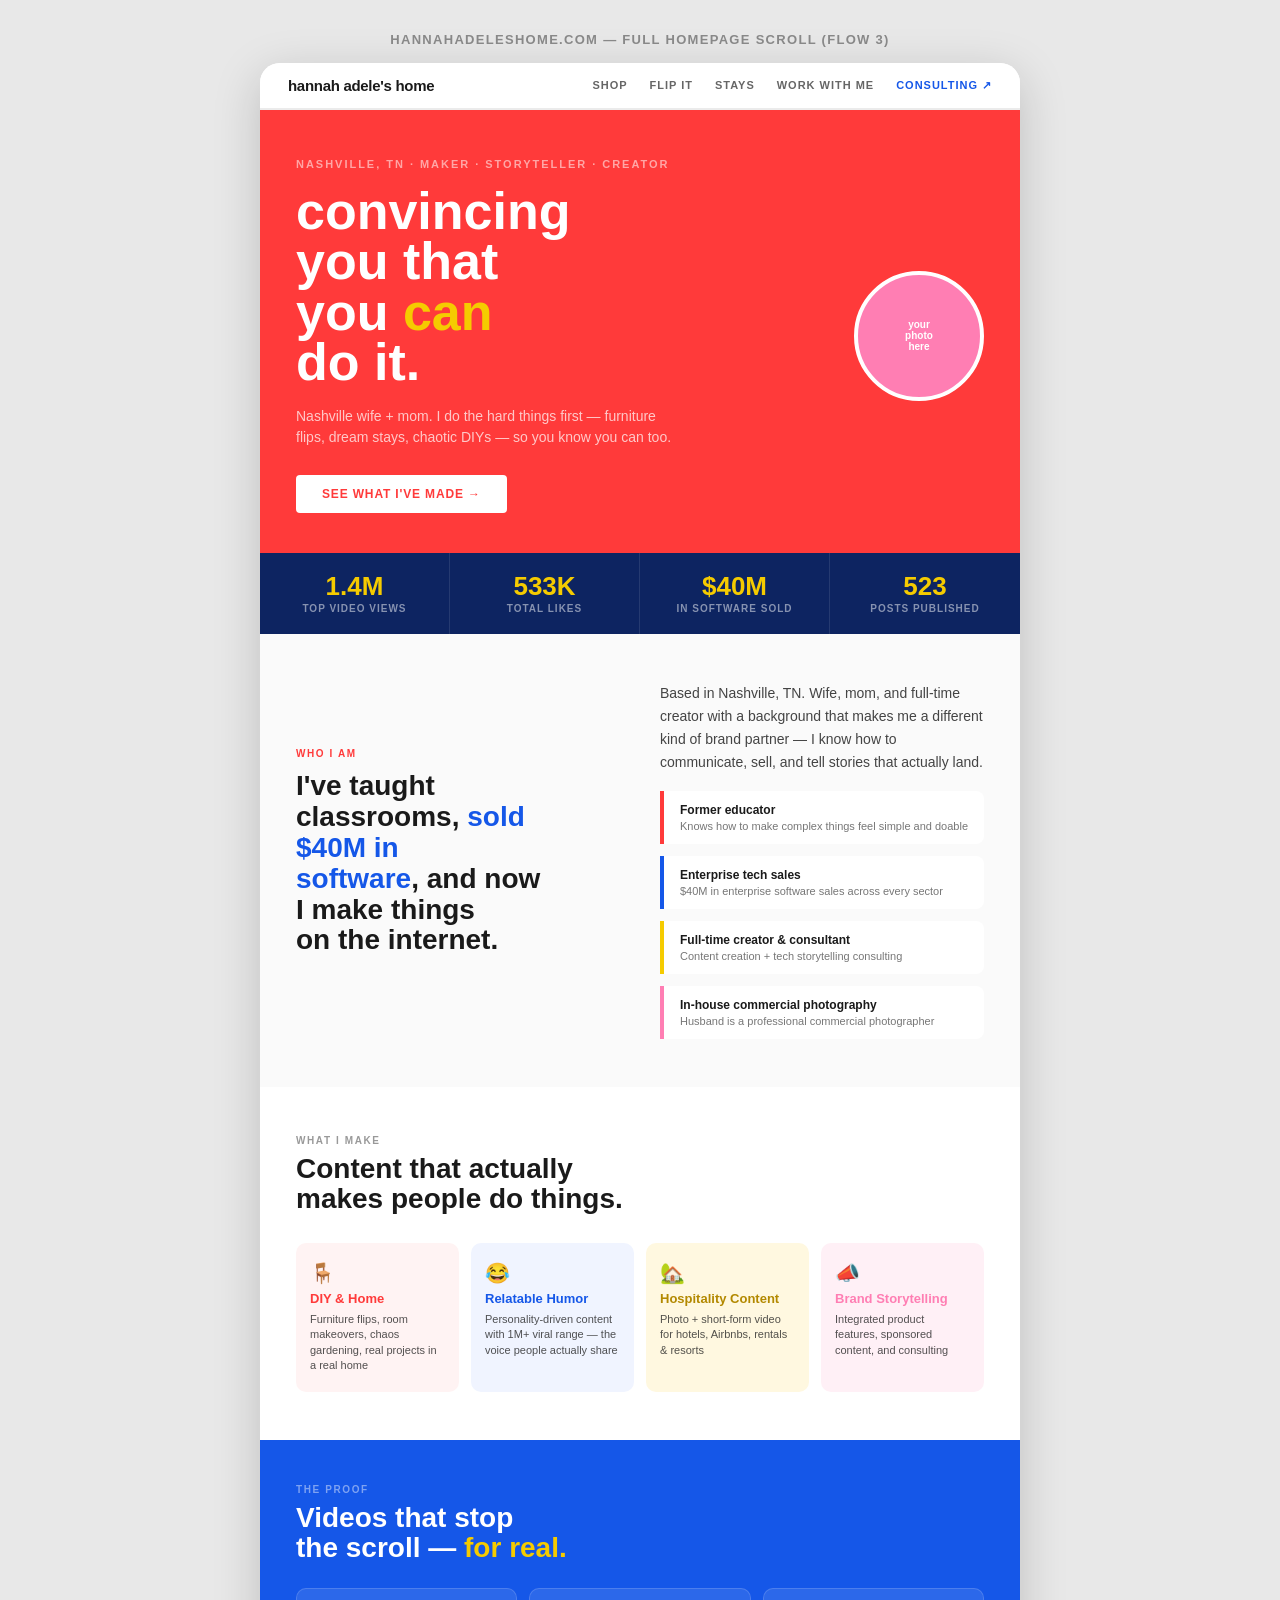
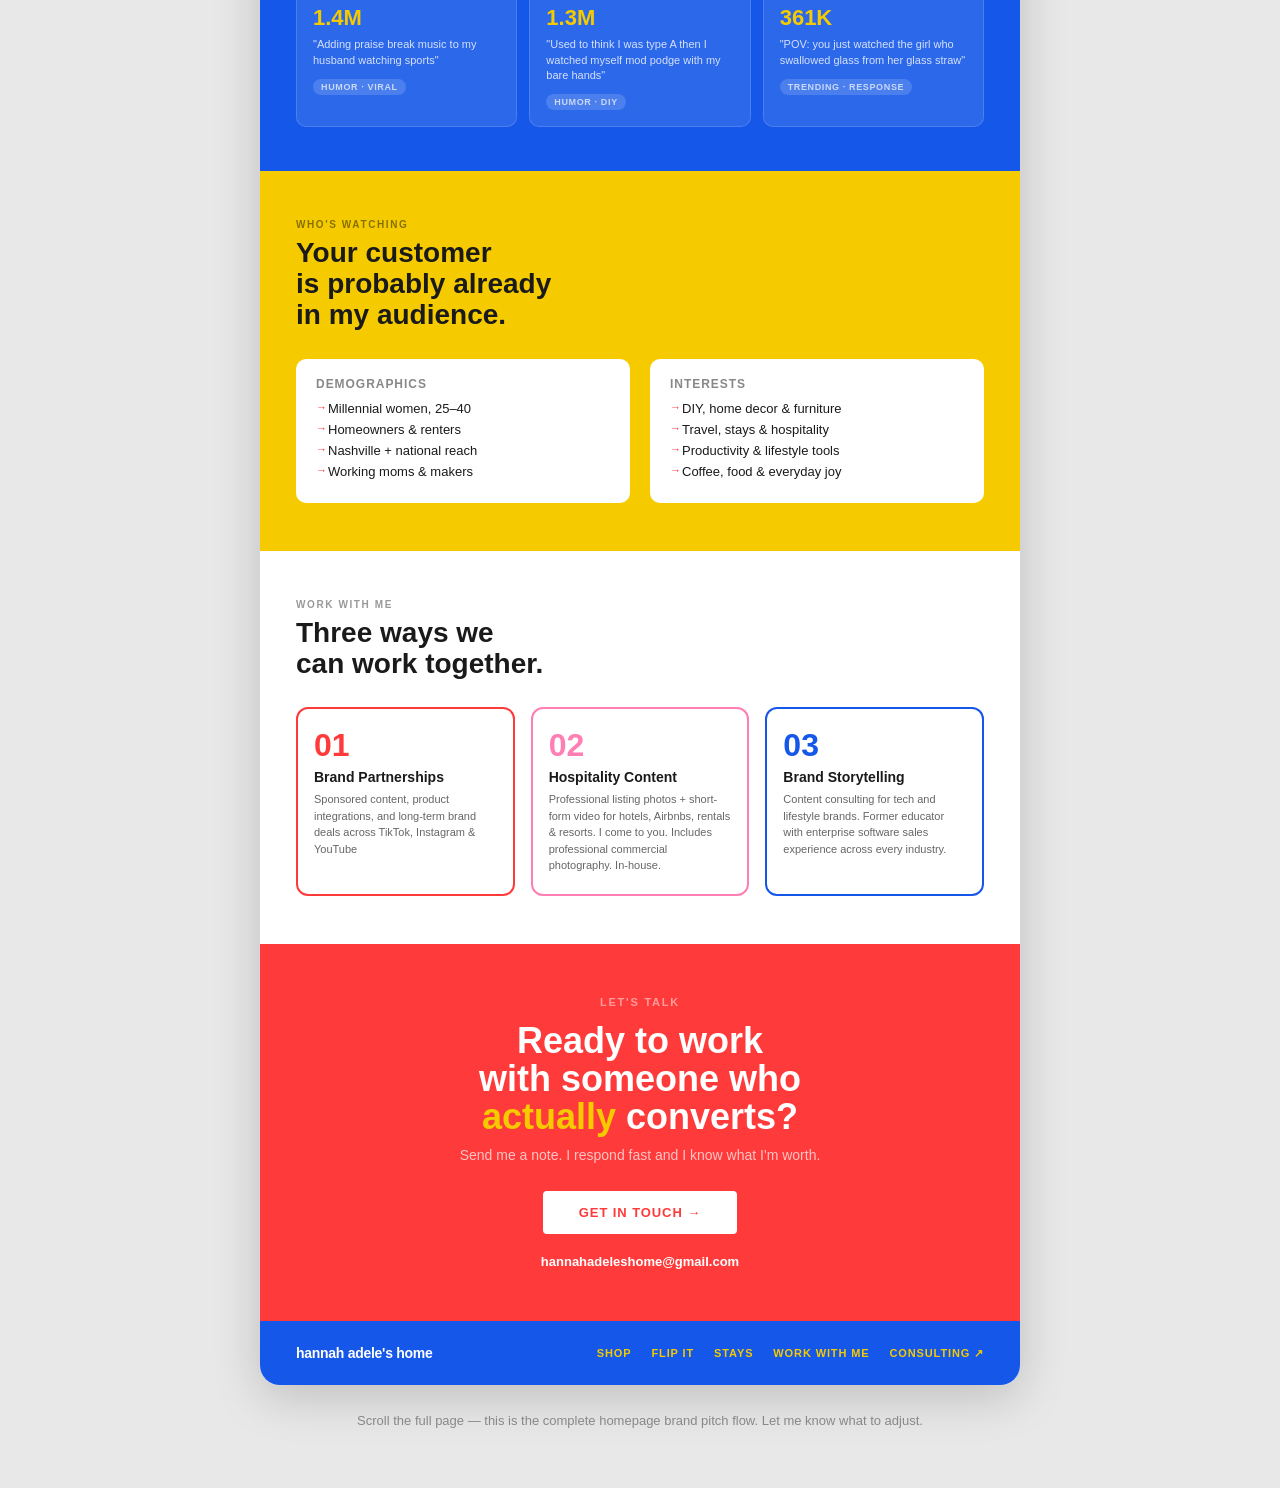
<file: .brainstorm/homepage-flow3.html>
<!DOCTYPE html>
<html lang="en">
<head>
<meta charset="UTF-8">
<meta name="viewport" content="width=device-width, initial-scale=1.0">
<title>hannahadeleshome — Full Homepage</title>
<style>
* { box-sizing: border-box; margin: 0; padding: 0; }

:root {
  --red:    #FF3A3A;
  --pink:   #FF7EB3;
  --yellow: #F5CB00;
  --blue:   #1557E8;
  --black:  #1a1a1a;
  --white:  #ffffff;
  --off:    #fafafa;
}

body {
  font-family: -apple-system, BlinkMacSystemFont, 'Segoe UI', sans-serif;
  background: #e8e8e8;
  color: var(--black);
  padding: 32px 16px 60px;
}

/* ── OUTER FRAME ── */
.frame-label {
  text-align: center;
  font-size: 13px;
  font-weight: 700;
  color: #888;
  text-transform: uppercase;
  letter-spacing: 0.1em;
  margin-bottom: 16px;
}
.site {
  max-width: 760px;
  margin: 0 auto;
  background: white;
  border-radius: 20px;
  overflow: hidden;
  box-shadow: 0 12px 48px rgba(0,0,0,0.18);
}

/* ── STICKY NAV ── */
.nav {
  background: white;
  padding: 14px 28px;
  display: flex;
  justify-content: space-between;
  align-items: center;
  border-bottom: 2px solid #ebebeb;
  position: sticky;
  top: 0;
  z-index: 100;
}
.logo { font-size: 15px; font-weight: 900; letter-spacing: -0.02em; }
.nav-links {
  display: flex;
  gap: 22px;
  font-size: 11px;
  font-weight: 700;
  text-transform: uppercase;
  letter-spacing: 0.09em;
  color: #666;
}
.nav-links a {
  color: var(--blue);
  text-decoration: none;
  font-weight: 800;
}

/* ── SECTION 1: HERO ── */
.hero {
  background: var(--red);
  padding: 48px 36px 40px;
  display: grid;
  grid-template-columns: 1fr auto;
  gap: 32px;
  align-items: center;
}
.hero-eyebrow {
  font-size: 11px;
  text-transform: uppercase;
  letter-spacing: 0.18em;
  color: rgba(255,255,255,0.55);
  font-weight: 700;
  margin-bottom: 16px;
}
.hero-headline {
  font-size: 52px;
  font-weight: 900;
  color: white;
  line-height: 0.97;
  margin-bottom: 18px;
}
.hero-headline em { color: var(--yellow); font-style: normal; }
.hero-sub {
  font-size: 14px;
  color: rgba(255,255,255,0.72);
  line-height: 1.55;
  max-width: 380px;
  margin-bottom: 26px;
}
.hero-cta {
  display: inline-block;
  background: white;
  color: var(--red);
  font-size: 12px;
  font-weight: 800;
  padding: 12px 26px;
  border-radius: 4px;
  text-transform: uppercase;
  letter-spacing: 0.07em;
}
.hero-photo {
  width: 130px;
  height: 130px;
  border-radius: 50%;
  background: var(--pink);
  border: 4px solid white;
  display: flex;
  align-items: center;
  justify-content: center;
  font-size: 10px;
  color: white;
  font-weight: 700;
  text-align: center;
  flex-shrink: 0;
}

/* ── SECTION 2: STATS BAR ── */
.stats-bar {
  background: #0d2461;
  padding: 0;
  display: grid;
  grid-template-columns: repeat(4, 1fr);
}
.stat {
  padding: 20px 16px;
  text-align: center;
  border-right: 1px solid rgba(255,255,255,0.1);
}
.stat:last-child { border-right: none; }
.stat-num {
  font-size: 26px;
  font-weight: 900;
  color: var(--yellow);
  line-height: 1;
  margin-bottom: 4px;
}
.stat-label {
  font-size: 10px;
  text-transform: uppercase;
  letter-spacing: 0.1em;
  color: rgba(255,255,255,0.5);
  font-weight: 600;
}

/* ── SECTION 3: WHO I AM ── */
.who {
  padding: 48px 36px;
  background: var(--off);
  display: grid;
  grid-template-columns: 1fr 1fr;
  gap: 40px;
  align-items: center;
}
.who-label {
  font-size: 10px;
  text-transform: uppercase;
  letter-spacing: 0.16em;
  font-weight: 800;
  color: var(--red);
  margin-bottom: 12px;
}
.who-headline {
  font-size: 28px;
  font-weight: 900;
  line-height: 1.1;
  margin-bottom: 16px;
}
.who-headline em { color: var(--blue); font-style: normal; }
.who-body {
  font-size: 14px;
  color: #444;
  line-height: 1.65;
}
.who-right { display: flex; flex-direction: column; gap: 12px; }
.who-card {
  background: white;
  border-left: 4px solid;
  padding: 12px 16px;
  border-radius: 0 8px 8px 0;
}
.who-card-title { font-size: 12px; font-weight: 800; margin-bottom: 3px; }
.who-card-sub { font-size: 11px; color: #777; }

/* ── SECTION 4: CONTENT PILLARS ── */
.pillars { padding: 48px 36px; background: white; }
.section-label {
  font-size: 10px;
  text-transform: uppercase;
  letter-spacing: 0.16em;
  font-weight: 800;
  color: #999;
  margin-bottom: 8px;
}
.section-headline {
  font-size: 28px;
  font-weight: 900;
  margin-bottom: 28px;
  line-height: 1.1;
}
.pillars-grid {
  display: grid;
  grid-template-columns: repeat(4, 1fr);
  gap: 12px;
}
.pillar {
  border-radius: 10px;
  padding: 18px 14px;
  display: flex;
  flex-direction: column;
  gap: 6px;
}
.pillar-icon { font-size: 20px; }
.pillar-name { font-size: 13px; font-weight: 800; }
.pillar-desc { font-size: 11px; opacity: 0.75; line-height: 1.4; }

/* ── SECTION 5: VIRAL PROOF ── */
.proof {
  background: var(--blue);
  padding: 44px 36px;
}
.proof .section-label { color: rgba(255,255,255,0.45); }
.proof .section-headline { color: white; margin-bottom: 24px; }
.proof-headline em { color: var(--yellow); font-style: normal; }
.videos-grid {
  display: grid;
  grid-template-columns: repeat(3, 1fr);
  gap: 12px;
}
.video-card {
  background: rgba(255,255,255,0.1);
  border-radius: 10px;
  padding: 16px;
  border: 1px solid rgba(255,255,255,0.15);
}
.video-views {
  font-size: 22px;
  font-weight: 900;
  color: var(--yellow);
  margin-bottom: 6px;
}
.video-title {
  font-size: 11px;
  color: rgba(255,255,255,0.8);
  line-height: 1.4;
  margin-bottom: 8px;
}
.video-tag {
  font-size: 9px;
  background: rgba(255,255,255,0.15);
  color: rgba(255,255,255,0.7);
  padding: 3px 8px;
  border-radius: 20px;
  display: inline-block;
  text-transform: uppercase;
  letter-spacing: 0.07em;
  font-weight: 700;
}

/* ── SECTION 6: AUDIENCE ── */
.audience {
  padding: 48px 36px;
  background: var(--yellow);
}
.audience .section-label { color: rgba(0,0,0,0.45); }
.audience .section-headline { color: var(--black); }
.audience-grid {
  display: grid;
  grid-template-columns: 1fr 1fr;
  gap: 20px;
  margin-top: 8px;
}
.aud-card {
  background: white;
  border-radius: 10px;
  padding: 18px 20px;
}
.aud-card-title { font-size: 12px; font-weight: 800; text-transform: uppercase; letter-spacing: 0.08em; color: #888; margin-bottom: 10px; }
.aud-item { font-size: 13px; color: var(--black); margin-bottom: 6px; padding-left: 12px; position: relative; }
.aud-item::before { content: "→"; position: absolute; left: 0; color: var(--red); font-size: 11px; font-weight: 800; }

/* ── SECTION 7: WORK TOGETHER ── */
.work {
  padding: 48px 36px;
  background: white;
}
.work-grid {
  display: grid;
  grid-template-columns: repeat(3, 1fr);
  gap: 16px;
  margin-top: 8px;
}
.work-card {
  border: 2px solid;
  border-radius: 12px;
  padding: 20px 16px;
}
.work-card-num {
  font-size: 32px;
  font-weight: 900;
  margin-bottom: 8px;
  line-height: 1;
}
.work-card-title { font-size: 14px; font-weight: 800; margin-bottom: 6px; }
.work-card-desc { font-size: 11px; color: #666; line-height: 1.5; }

/* ── SECTION 8: CTA ── */
.cta-section {
  background: var(--red);
  padding: 52px 36px;
  text-align: center;
}
.cta-label { font-size: 11px; text-transform: uppercase; letter-spacing: 0.16em; color: rgba(255,255,255,0.5); font-weight: 700; margin-bottom: 14px; }
.cta-headline { font-size: 36px; font-weight: 900; color: white; line-height: 1.05; margin-bottom: 12px; }
.cta-headline em { color: var(--yellow); font-style: normal; }
.cta-sub { font-size: 14px; color: rgba(255,255,255,0.7); margin-bottom: 28px; }
.cta-btn {
  display: inline-block;
  background: white;
  color: var(--red);
  font-size: 13px;
  font-weight: 800;
  padding: 14px 36px;
  border-radius: 4px;
  text-transform: uppercase;
  letter-spacing: 0.07em;
  margin-bottom: 20px;
}
.cta-email { font-size: 13px; color: rgba(255,255,255,0.6); }
.cta-email strong { color: white; }

/* ── FOOTER NAV ── */
.footer {
  background: var(--blue);
  padding: 24px 36px;
  display: flex;
  justify-content: space-between;
  align-items: center;
}
.footer-logo { font-size: 14px; font-weight: 900; color: white; letter-spacing: -0.02em; }
.footer-links { display: flex; gap: 20px; font-size: 11px; font-weight: 600; text-transform: uppercase; letter-spacing: 0.08em; color: rgba(255,255,255,0.55); }
.footer-links span { color: var(--yellow); }
</style>
</head>
<body>

<div class="frame-label">hannahadeleshome.com — Full Homepage Scroll (Flow 3)</div>

<div class="site">

  <!-- STICKY NAV -->
  <div class="nav">
    <div class="logo">hannah adele's home</div>
    <div class="nav-links">
      <span>shop</span>
      <span>flip it</span>
      <span>stays</span>
      <span>work with me</span>
      <a href="https://hannahthomasconsulting.com/" target="_blank">consulting ↗</a>
    </div>
  </div>

  <!-- 1. HERO -->
  <div class="hero">
    <div>
      <div class="hero-eyebrow">Nashville, TN · maker · storyteller · creator</div>
      <div class="hero-headline">convincing<br>you that<br>you <em>can</em><br>do it.</div>
      <div class="hero-sub">Nashville wife + mom. I do the hard things first — furniture flips, dream stays, chaotic DIYs — so you know you can too.</div>
      <div class="hero-cta">see what I've made →</div>
    </div>
    <div class="hero-photo">your<br>photo<br>here</div>
  </div>

  <!-- 2. STATS BAR -->
  <div class="stats-bar">
    <div class="stat">
      <div class="stat-num">1.4M</div>
      <div class="stat-label">top video views</div>
    </div>
    <div class="stat">
      <div class="stat-num">533K</div>
      <div class="stat-label">total likes</div>
    </div>
    <div class="stat">
      <div class="stat-num">$40M</div>
      <div class="stat-label">in software sold</div>
    </div>
    <div class="stat">
      <div class="stat-num">523</div>
      <div class="stat-label">posts published</div>
    </div>
  </div>

  <!-- 3. WHO I AM -->
  <div class="who">
    <div>
      <div class="who-label">who I am</div>
      <div class="who-headline">I've taught<br>classrooms, <em>sold<br>$40M in<br>software</em>, and now<br>I make things<br>on the internet.</div>
    </div>
    <div class="who-right">
      <div class="who-body" style="margin-bottom:4px">Based in Nashville, TN. Wife, mom, and full-time creator with a background that makes me a different kind of brand partner — I know how to communicate, sell, and tell stories that actually land.</div>
      <div class="who-card" style="border-color:var(--red)">
        <div class="who-card-title">Former educator</div>
        <div class="who-card-sub">Knows how to make complex things feel simple and doable</div>
      </div>
      <div class="who-card" style="border-color:var(--blue)">
        <div class="who-card-title">Enterprise tech sales</div>
        <div class="who-card-sub">$40M in enterprise software sales across every sector</div>
      </div>
      <div class="who-card" style="border-color:var(--yellow)">
        <div class="who-card-title">Full-time creator & consultant</div>
        <div class="who-card-sub">Content creation + tech storytelling consulting</div>
      </div>
      <div class="who-card" style="border-color:var(--pink)">
        <div class="who-card-title">In-house commercial photography</div>
        <div class="who-card-sub">Husband is a professional commercial photographer</div>
      </div>
    </div>
  </div>

  <!-- 4. CONTENT PILLARS -->
  <div class="pillars">
    <div class="section-label">what I make</div>
    <div class="section-headline">Content that actually<br>makes people do things.</div>
    <div class="pillars-grid">
      <div class="pillar" style="background:#fff3f3">
        <div class="pillar-icon">🪑</div>
        <div class="pillar-name" style="color:var(--red)">DIY & Home</div>
        <div class="pillar-desc">Furniture flips, room makeovers, chaos gardening, real projects in a real home</div>
      </div>
      <div class="pillar" style="background:#f0f4ff">
        <div class="pillar-icon">😂</div>
        <div class="pillar-name" style="color:var(--blue)">Relatable Humor</div>
        <div class="pillar-desc">Personality-driven content with 1M+ viral range — the voice people actually share</div>
      </div>
      <div class="pillar" style="background:#fff8e0">
        <div class="pillar-icon">🏡</div>
        <div class="pillar-name" style="color:#b38900">Hospitality Content</div>
        <div class="pillar-desc">Photo + short-form video for hotels, Airbnbs, rentals & resorts</div>
      </div>
      <div class="pillar" style="background:#fff0f6">
        <div class="pillar-icon">📣</div>
        <div class="pillar-name" style="color:var(--pink)" style="color:#c0006a">Brand Storytelling</div>
        <div class="pillar-desc">Integrated product features, sponsored content, and consulting</div>
      </div>
    </div>
  </div>

  <!-- 5. VIRAL PROOF -->
  <div class="proof">
    <div class="section-label">the proof</div>
    <div class="section-headline proof-headline">Videos that stop<br>the scroll — <em>for real.</em></div>
    <div class="videos-grid">
      <div class="video-card">
        <div class="video-views">1.4M</div>
        <div class="video-title">"Adding praise break music to my husband watching sports"</div>
        <div class="video-tag">humor · viral</div>
      </div>
      <div class="video-card">
        <div class="video-views">1.3M</div>
        <div class="video-title">"Used to think I was type A then I watched myself mod podge with my bare hands"</div>
        <div class="video-tag">humor · DIY</div>
      </div>
      <div class="video-card">
        <div class="video-views">361K</div>
        <div class="video-title">"POV: you just watched the girl who swallowed glass from her glass straw"</div>
        <div class="video-tag">trending · response</div>
      </div>
    </div>
  </div>

  <!-- 6. AUDIENCE -->
  <div class="audience">
    <div class="section-label">who's watching</div>
    <div class="section-headline">Your customer<br>is probably already<br>in my audience.</div>
    <div class="audience-grid">
      <div class="aud-card">
        <div class="aud-card-title">Demographics</div>
        <div class="aud-item">Millennial women, 25–40</div>
        <div class="aud-item">Homeowners & renters</div>
        <div class="aud-item">Nashville + national reach</div>
        <div class="aud-item">Working moms & makers</div>
      </div>
      <div class="aud-card">
        <div class="aud-card-title">Interests</div>
        <div class="aud-item">DIY, home decor & furniture</div>
        <div class="aud-item">Travel, stays & hospitality</div>
        <div class="aud-item">Productivity & lifestyle tools</div>
        <div class="aud-item">Coffee, food & everyday joy</div>
      </div>
    </div>
  </div>

  <!-- 7. WORK TOGETHER -->
  <div class="work">
    <div class="section-label">work with me</div>
    <div class="section-headline">Three ways we<br>can work together.</div>
    <div class="work-grid">
      <div class="work-card" style="border-color:var(--red)">
        <div class="work-card-num" style="color:var(--red)">01</div>
        <div class="work-card-title">Brand Partnerships</div>
        <div class="work-card-desc">Sponsored content, product integrations, and long-term brand deals across TikTok, Instagram & YouTube</div>
      </div>
      <div class="work-card" style="border-color:var(--pink)">
        <div class="work-card-num" style="color:var(--pink)">02</div>
        <div class="work-card-title">Hospitality Content</div>
        <div class="work-card-desc">Professional listing photos + short-form video for hotels, Airbnbs, rentals & resorts. I come to you. Includes professional commercial photography. In-house.</div>
      </div>
      <div class="work-card" style="border-color:var(--blue)">
        <div class="work-card-num" style="color:var(--blue)">03</div>
        <div class="work-card-title">Brand Storytelling</div>
        <div class="work-card-desc">Content consulting for tech and lifestyle brands. Former educator with enterprise software sales experience across every industry.</div>
      </div>
    </div>
  </div>

  <!-- 8. CTA -->
  <div class="cta-section">
    <div class="cta-label">let's talk</div>
    <div class="cta-headline">Ready to work<br>with someone who<br><em>actually</em> converts?</div>
    <div class="cta-sub">Send me a note. I respond fast and I know what I'm worth.</div>
    <div class="cta-btn">get in touch →</div>
    <div class="cta-email"><strong>hannahadeleshome@gmail.com</strong></div>
  </div>

  <!-- FOOTER -->
  <div class="footer">
    <div class="footer-logo">hannah adele's home</div>
    <div class="footer-links">
      <span>shop</span>
      <span>flip it</span>
      <span>stays</span>
      <span>work with me</span>
      <a href="https://hannahthomasconsulting.com/" target="_blank" style="color:var(--yellow);text-decoration:none;font-weight:800;">consulting ↗</a>
    </div>
  </div>

</div>

<p style="text-align:center;margin-top:28px;color:#888;font-size:13px">Scroll the full page — this is the complete homepage brand pitch flow. Let me know what to adjust.</p>

</body>
</html>
</file>
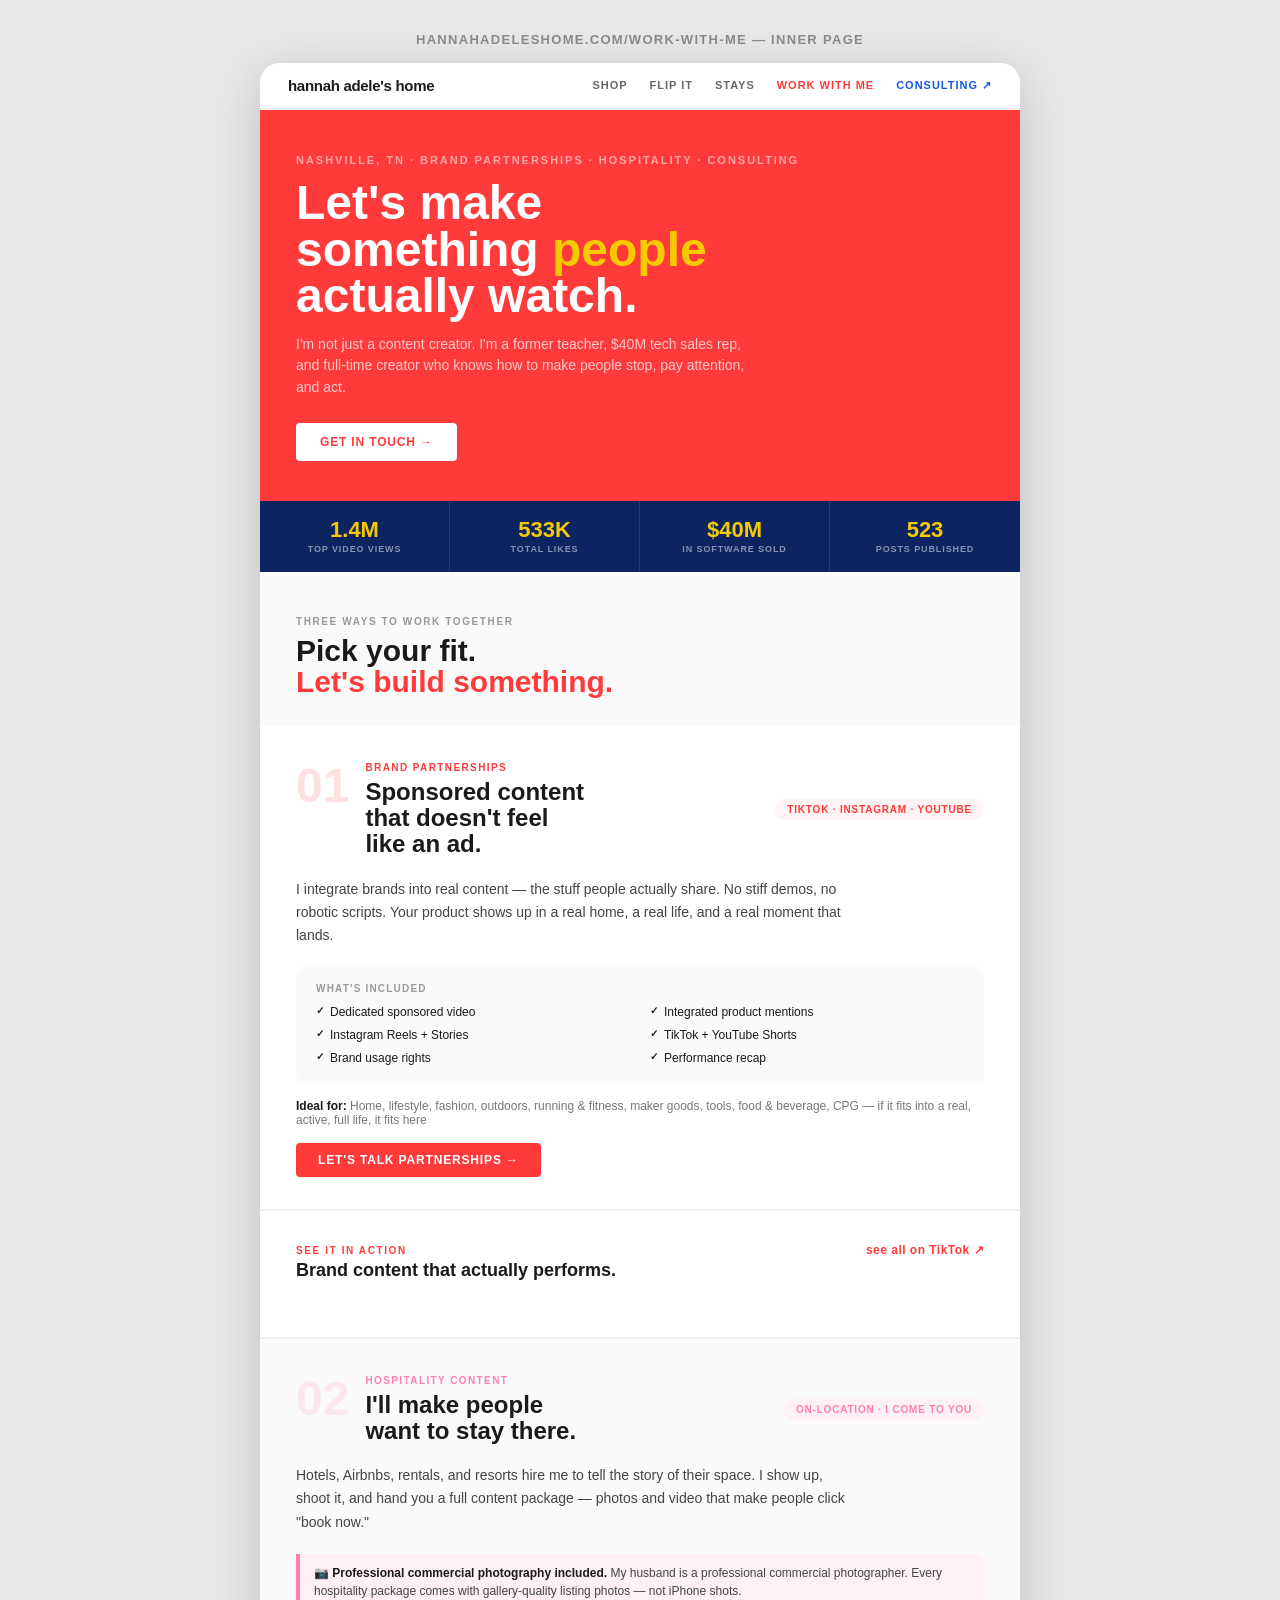
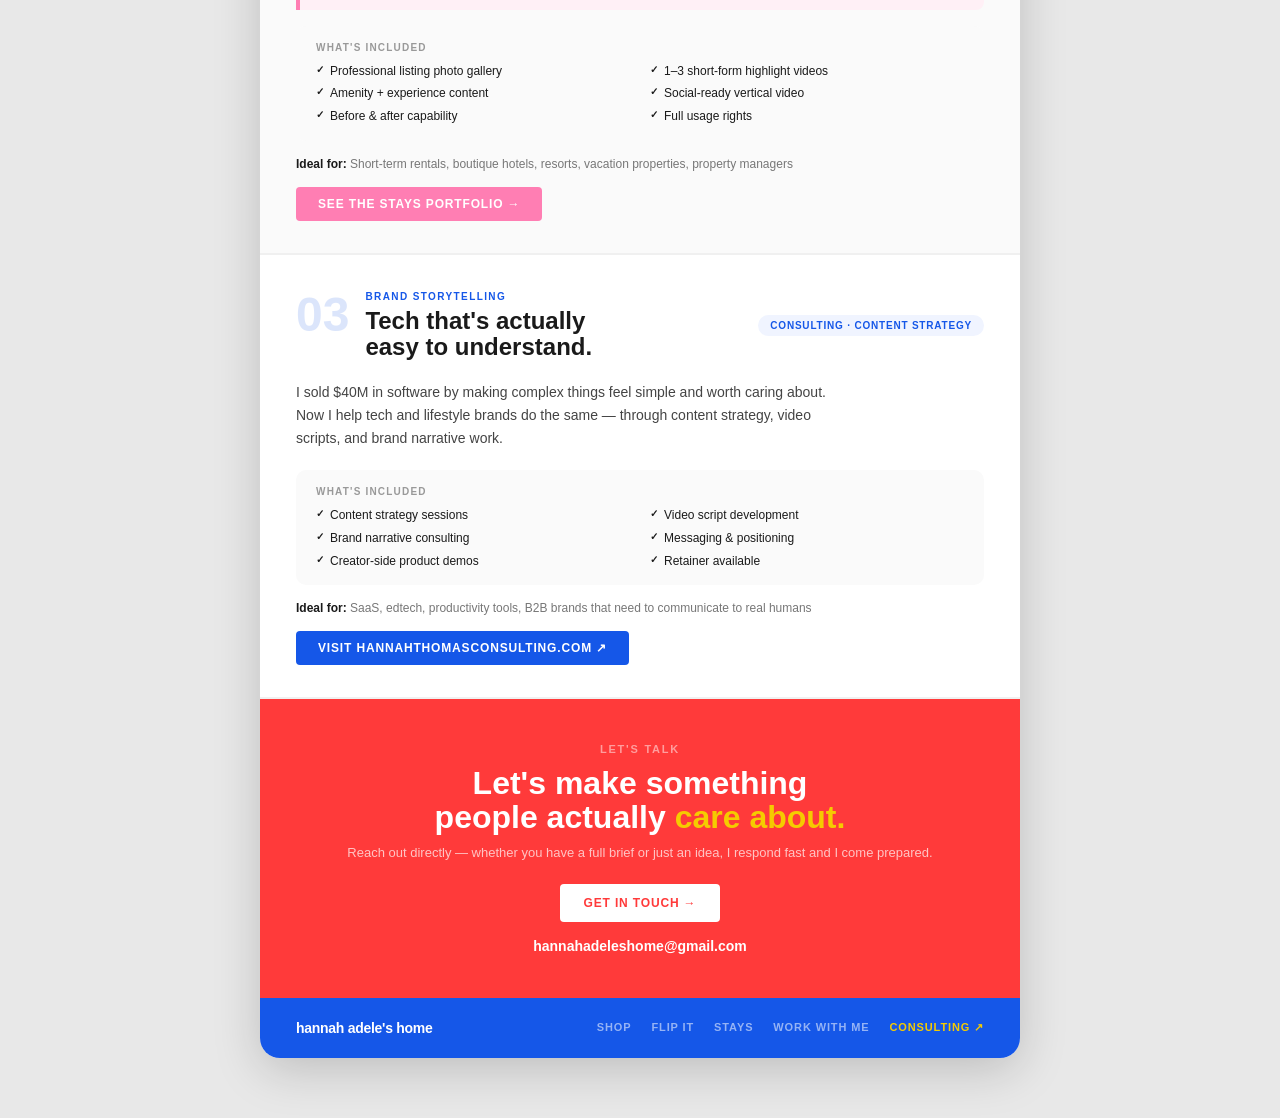
<file: .brainstorm/page-work-with-me.html>
<!DOCTYPE html>
<html lang="en">
<head>
<meta charset="UTF-8">
<meta name="viewport" content="width=device-width, initial-scale=1.0">
<title>hannahadeleshome — Work With Me</title>
<style>
* { box-sizing: border-box; margin: 0; padding: 0; }

:root {
  --red:    #FF3A3A;
  --pink:   #FF7EB3;
  --yellow: #F5CB00;
  --blue:   #1557E8;
  --navy:   #0d2461;
  --black:  #1a1a1a;
  --white:  #ffffff;
  --off:    #fafafa;
}

body {
  font-family: -apple-system, BlinkMacSystemFont, 'Segoe UI', sans-serif;
  background: #e8e8e8;
  color: var(--black);
  padding: 32px 16px 60px;
}

.frame-label {
  text-align: center;
  font-size: 13px;
  font-weight: 700;
  color: #888;
  text-transform: uppercase;
  letter-spacing: 0.1em;
  margin-bottom: 16px;
}
.site {
  max-width: 760px;
  margin: 0 auto;
  background: white;
  border-radius: 20px;
  overflow: hidden;
  box-shadow: 0 12px 48px rgba(0,0,0,0.18);
}

/* NAV */
.nav {
  background: white;
  padding: 14px 28px;
  display: flex;
  justify-content: space-between;
  align-items: center;
  border-bottom: 2px solid #ebebeb;
}
.logo { font-size: 15px; font-weight: 900; letter-spacing: -0.02em; }
.nav-links {
  display: flex;
  gap: 22px;
  font-size: 11px;
  font-weight: 700;
  text-transform: uppercase;
  letter-spacing: 0.09em;
  color: #666;
}
.nav-links .active { color: var(--red); }
.nav-links a { color: var(--blue); text-decoration: none; font-weight: 800; }

/* HERO */
.hero {
  background: var(--red);
  padding: 44px 36px 40px;
}
.hero-eyebrow {
  font-size: 11px;
  text-transform: uppercase;
  letter-spacing: 0.18em;
  color: rgba(255,255,255,0.55);
  font-weight: 700;
  margin-bottom: 14px;
}
.hero-headline {
  font-size: 48px;
  font-weight: 900;
  color: white;
  line-height: 0.97;
  margin-bottom: 14px;
}
.hero-headline em { color: var(--yellow); font-style: normal; }
.hero-sub {
  font-size: 14px;
  color: rgba(255,255,255,0.72);
  line-height: 1.55;
  max-width: 460px;
  margin-bottom: 24px;
}
.hero-actions { display: flex; gap: 12px; align-items: center; flex-wrap: wrap; }
.btn-white {
  display: inline-block;
  background: white;
  color: var(--red);
  font-size: 12px;
  font-weight: 800;
  padding: 12px 24px;
  border-radius: 4px;
  text-transform: uppercase;
  letter-spacing: 0.07em;
}
.btn-outline {
  display: inline-block;
  border: 2px solid rgba(255,255,255,0.5);
  color: white;
  font-size: 12px;
  font-weight: 700;
  padding: 10px 22px;
  border-radius: 4px;
  text-transform: uppercase;
  letter-spacing: 0.07em;
}

/* STATS BAR */
.stats-bar {
  background: var(--navy);
  display: grid;
  grid-template-columns: repeat(4, 1fr);
}
.stat {
  padding: 18px 16px;
  text-align: center;
  border-right: 1px solid rgba(255,255,255,0.1);
}
.stat:last-child { border-right: none; }
.stat-num { font-size: 22px; font-weight: 900; color: var(--yellow); line-height: 1; margin-bottom: 3px; }
.stat-label { font-size: 9px; text-transform: uppercase; letter-spacing: 0.1em; color: rgba(255,255,255,0.5); font-weight: 600; }

/* SERVICES INTRO */
.services-intro {
  padding: 44px 36px 28px;
  background: var(--off);
}
.section-label {
  font-size: 10px;
  text-transform: uppercase;
  letter-spacing: 0.16em;
  font-weight: 800;
  color: #999;
  margin-bottom: 8px;
}
.section-headline {
  font-size: 30px;
  font-weight: 900;
  line-height: 1.05;
}
.section-headline em { color: var(--red); font-style: normal; }

/* SERVICE BLOCKS */
.service {
  padding: 36px 36px 32px;
  border-bottom: 2px solid #f0f0f0;
}
.service:last-of-type { border-bottom: none; }
.service-header {
  display: grid;
  grid-template-columns: auto 1fr auto;
  gap: 16px;
  align-items: flex-start;
  margin-bottom: 20px;
}
.service-num {
  font-size: 48px;
  font-weight: 900;
  line-height: 1;
  opacity: 0.15;
}
.service-title-block {}
.service-tag {
  font-size: 10px;
  text-transform: uppercase;
  letter-spacing: 0.14em;
  font-weight: 800;
  margin-bottom: 6px;
}
.service-title { font-size: 24px; font-weight: 900; line-height: 1.1; }
.service-badge {
  font-size: 10px;
  font-weight: 800;
  text-transform: uppercase;
  letter-spacing: 0.08em;
  padding: 5px 12px;
  border-radius: 20px;
  white-space: nowrap;
  align-self: center;
}
.service-desc {
  font-size: 14px;
  color: #444;
  line-height: 1.65;
  margin-bottom: 20px;
  max-width: 560px;
}
.deliverables {
  background: var(--off);
  border-radius: 10px;
  padding: 16px 20px;
  margin-bottom: 16px;
}
.deliverables-label {
  font-size: 10px;
  text-transform: uppercase;
  letter-spacing: 0.12em;
  font-weight: 800;
  color: #999;
  margin-bottom: 10px;
}
.deliverables-grid {
  display: grid;
  grid-template-columns: 1fr 1fr;
  gap: 6px 20px;
}
.del-item {
  font-size: 12px;
  color: var(--black);
  padding-left: 14px;
  position: relative;
  line-height: 1.4;
}
.del-item::before {
  content: "✓";
  position: absolute;
  left: 0;
  font-weight: 800;
  font-size: 10px;
}
.ideal-for {
  font-size: 12px;
  color: #777;
  margin-bottom: 16px;
}
.ideal-for strong { color: var(--black); }
.service-cta {
  display: inline-block;
  font-size: 12px;
  font-weight: 800;
  text-transform: uppercase;
  letter-spacing: 0.07em;
  padding: 10px 22px;
  border-radius: 4px;
}

/* PHOTO NOTE */
.photo-note {
  background: #fff0f6;
  border-left: 4px solid var(--pink);
  border-radius: 0 8px 8px 0;
  padding: 10px 14px;
  font-size: 12px;
  color: #444;
  margin-bottom: 16px;
  line-height: 1.5;
}
.photo-note strong { color: var(--black); }

/* MEDIA KIT BANNER */
.kit-banner {
  background: var(--yellow);
  padding: 28px 36px;
  display: flex;
  justify-content: space-between;
  align-items: center;
  gap: 20px;
}
.kit-left {}
.kit-label { font-size: 10px; text-transform: uppercase; letter-spacing: 0.14em; font-weight: 800; color: rgba(0,0,0,0.5); margin-bottom: 4px; }
.kit-headline { font-size: 20px; font-weight: 900; color: var(--black); }
.kit-sub { font-size: 12px; color: rgba(0,0,0,0.6); margin-top: 4px; }
.btn-dark {
  display: inline-block;
  background: var(--black);
  color: white;
  font-size: 12px;
  font-weight: 800;
  padding: 12px 24px;
  border-radius: 4px;
  text-transform: uppercase;
  letter-spacing: 0.07em;
  white-space: nowrap;
  flex-shrink: 0;
}

/* CTA */
.cta-section {
  background: var(--red);
  padding: 44px 36px;
  text-align: center;
}
.cta-label { font-size: 11px; text-transform: uppercase; letter-spacing: 0.16em; color: rgba(255,255,255,0.5); font-weight: 700; margin-bottom: 12px; }
.cta-headline { font-size: 32px; font-weight: 900; color: white; line-height: 1.05; margin-bottom: 10px; }
.cta-headline em { color: var(--yellow); font-style: normal; }
.cta-sub { font-size: 13px; color: rgba(255,255,255,0.7); margin-bottom: 24px; }
.cta-email { font-size: 14px; color: white; font-weight: 800; margin-top: 16px; }

/* BRAND CONTENT EXAMPLES */
.examples-section {
  padding: 32px 36px 28px;
  border-bottom: 2px solid #f0f0f0;
  background: white;
}
.examples-header {
  display: flex;
  justify-content: space-between;
  align-items: baseline;
  margin-bottom: 16px;
  flex-wrap: wrap;
  gap: 8px;
}
.examples-label {
  font-size: 10px;
  text-transform: uppercase;
  letter-spacing: 0.16em;
  font-weight: 800;
  color: var(--red);
  margin-bottom: 4px;
}
.examples-title {
  font-size: 18px;
  font-weight: 900;
  color: var(--black);
}
.examples-see-more {
  font-size: 12px;
  font-weight: 800;
  color: var(--red);
  text-decoration: none;
  letter-spacing: 0.04em;
  white-space: nowrap;
}
.tiktok-row {
  display: flex;
  gap: 10px;
  overflow-x: auto;
  -webkit-overflow-scrolling: touch;
  padding: 4px 0 8px;
}
.tiktok-row::-webkit-scrollbar { display: none; }
.tiktok-row .tiktok-embed {
  flex-shrink: 0 !important;
  min-width: 280px !important;
  max-width: 280px !important;
}

/* FOOTER */
.footer {
  background: var(--blue);
  padding: 22px 36px;
  display: flex;
  justify-content: space-between;
  align-items: center;
}
.footer-logo { font-size: 14px; font-weight: 900; color: white; letter-spacing: -0.02em; }
.footer-links { display: flex; gap: 20px; font-size: 11px; font-weight: 600; text-transform: uppercase; letter-spacing: 0.08em; color: rgba(255,255,255,0.55); }
.footer-links a { color: var(--yellow); text-decoration: none; font-weight: 800; }
</style>
</head>
<body>

<div class="frame-label">hannahadeleshome.com/work-with-me — Inner Page</div>

<div class="site">

  <!-- NAV -->
  <div class="nav">
    <div class="logo">hannah adele's home</div>
    <div class="nav-links">
      <span>shop</span>
      <span>flip it</span>
      <span>stays</span>
      <span class="active">work with me</span>
      <a href="https://hannahthomasconsulting.com/" target="_blank">consulting ↗</a>
    </div>
  </div>

  <!-- HERO -->
  <div class="hero">
    <div class="hero-eyebrow">Nashville, TN · brand partnerships · hospitality · consulting</div>
    <div class="hero-headline">Let's make<br>something <em>people</em><br>actually watch.</div>
    <div class="hero-sub">I'm not just a content creator. I'm a former teacher, $40M tech sales rep, and full-time creator who knows how to make people stop, pay attention, and act.</div>
    <div class="hero-actions">
      <div class="btn-white">get in touch →</div>
    </div>
  </div>

  <!-- STATS -->
  <div class="stats-bar">
    <div class="stat">
      <div class="stat-num">1.4M</div>
      <div class="stat-label">top video views</div>
    </div>
    <div class="stat">
      <div class="stat-num">533K</div>
      <div class="stat-label">total likes</div>
    </div>
    <div class="stat">
      <div class="stat-num">$40M</div>
      <div class="stat-label">in software sold</div>
    </div>
    <div class="stat">
      <div class="stat-num">523</div>
      <div class="stat-label">posts published</div>
    </div>
  </div>

  <!-- SERVICES INTRO -->
  <div class="services-intro">
    <div class="section-label">three ways to work together</div>
    <div class="section-headline">Pick your fit.<br><em>Let's build something.</em></div>
  </div>

  <!-- SERVICE 01: BRAND PARTNERSHIPS -->
  <div class="service">
    <div class="service-header">
      <div class="service-num" style="color:var(--red)">01</div>
      <div class="service-title-block">
        <div class="service-tag" style="color:var(--red)">Brand Partnerships</div>
        <div class="service-title">Sponsored content<br>that doesn't feel<br>like an ad.</div>
      </div>
      <div class="service-badge" style="background:#fff3f3;color:var(--red)">TikTok · Instagram · YouTube</div>
    </div>
    <div class="service-desc">
      I integrate brands into real content — the stuff people actually share. No stiff demos, no robotic scripts. Your product shows up in a real home, a real life, and a real moment that lands.
    </div>
    <div class="deliverables">
      <div class="deliverables-label">What's included</div>
      <div class="deliverables-grid">
        <div class="del-item">Dedicated sponsored video</div>
        <div class="del-item">Integrated product mentions</div>
        <div class="del-item">Instagram Reels + Stories</div>
        <div class="del-item">TikTok + YouTube Shorts</div>
        <div class="del-item">Brand usage rights</div>
        <div class="del-item">Performance recap</div>
      </div>
    </div>
    <div class="ideal-for"><strong>Ideal for:</strong> Home, lifestyle, fashion, outdoors, running & fitness, maker goods, tools, food & beverage, CPG — if it fits into a real, active, full life, it fits here</div>
    <div class="service-cta" style="background:var(--red);color:white">let's talk partnerships →</div>
  </div>

  <!-- BRAND CONTENT EXAMPLES -->
  <div class="examples-section">
    <div class="examples-header">
      <div>
        <div class="examples-label">see it in action</div>
        <div class="examples-title">Brand content that actually performs.</div>
      </div>
      <a href="https://www.tiktok.com/@hannahadeleshome" target="_blank" class="examples-see-more">see all on TikTok ↗</a>
    </div>
    <div class="tiktok-row">
      <blockquote class="tiktok-embed" cite="https://www.tiktok.com/@hannahadeleshome/video/7613174632006307103" data-video-id="7613174632006307103" style="max-width:325px;min-width:325px;"><section></section></blockquote>
      <blockquote class="tiktok-embed" cite="https://www.tiktok.com/@hannahadeleshome/video/7611573582493256974" data-video-id="7611573582493256974" style="max-width:325px;min-width:325px;"><section></section></blockquote>
      <blockquote class="tiktok-embed" cite="https://www.tiktok.com/@hannahadeleshome/video/7610151017199471886" data-video-id="7610151017199471886" style="max-width:325px;min-width:325px;"><section></section></blockquote>
      <blockquote class="tiktok-embed" cite="https://www.tiktok.com/@hannahadeleshome/video/7604993759675239694" data-video-id="7604993759675239694" style="max-width:325px;min-width:325px;"><section></section></blockquote>
      <blockquote class="tiktok-embed" cite="https://www.tiktok.com/@hannahadeleshome/video/7595247402315943181" data-video-id="7595247402315943181" style="max-width:325px;min-width:325px;"><section></section></blockquote>
      <blockquote class="tiktok-embed" cite="https://www.tiktok.com/@hannahadeleshome/video/7595020853490896142" data-video-id="7595020853490896142" style="max-width:325px;min-width:325px;"><section></section></blockquote>
      <blockquote class="tiktok-embed" cite="https://www.tiktok.com/@hannahadeleshome/video/7581148692615384334" data-video-id="7581148692615384334" style="max-width:325px;min-width:325px;"><section></section></blockquote>
      <blockquote class="tiktok-embed" cite="https://www.tiktok.com/@hannahadeleshome/video/7580435043227553079" data-video-id="7580435043227553079" style="max-width:325px;min-width:325px;"><section></section></blockquote>
      <blockquote class="tiktok-embed" cite="https://www.tiktok.com/@hannahadeleshome/video/7577167559129042189" data-video-id="7577167559129042189" style="max-width:325px;min-width:325px;"><section></section></blockquote>
      <blockquote class="tiktok-embed" cite="https://www.tiktok.com/@hannahadeleshome/video/7576714406692687159" data-video-id="7576714406692687159" style="max-width:325px;min-width:325px;"><section></section></blockquote>
      <blockquote class="tiktok-embed" cite="https://www.tiktok.com/@hannahadeleshome/video/7539305446650268942" data-video-id="7539305446650268942" style="max-width:325px;min-width:325px;"><section></section></blockquote>
      <blockquote class="tiktok-embed" cite="https://www.tiktok.com/@hannahadeleshome/video/7528112821985365303" data-video-id="7528112821985365303" style="max-width:325px;min-width:325px;"><section></section></blockquote>
    </div>
  </div>

  <!-- SERVICE 02: HOSPITALITY CONTENT -->
  <div class="service" style="background:var(--off)">
    <div class="service-header">
      <div class="service-num" style="color:var(--pink)">02</div>
      <div class="service-title-block">
        <div class="service-tag" style="color:var(--pink)">Hospitality Content</div>
        <div class="service-title">I'll make people<br>want to stay there.</div>
      </div>
      <div class="service-badge" style="background:#fff0f6;color:var(--pink)">On-location · I come to you</div>
    </div>
    <div class="service-desc">
      Hotels, Airbnbs, rentals, and resorts hire me to tell the story of their space. I show up, shoot it, and hand you a full content package — photos and video that make people click "book now."
    </div>
    <div class="photo-note">
      <strong>📷 Professional commercial photography included.</strong> My husband is a professional commercial photographer. Every hospitality package comes with gallery-quality listing photos — not iPhone shots.
    </div>
    <div class="deliverables">
      <div class="deliverables-label">What's included</div>
      <div class="deliverables-grid">
        <div class="del-item">Professional listing photo gallery</div>
        <div class="del-item">1–3 short-form highlight videos</div>
        <div class="del-item">Amenity + experience content</div>
        <div class="del-item">Social-ready vertical video</div>
        <div class="del-item">Before & after capability</div>
        <div class="del-item">Full usage rights</div>
      </div>
    </div>
    <div class="ideal-for"><strong>Ideal for:</strong> Short-term rentals, boutique hotels, resorts, vacation properties, property managers</div>
    <a href="page-stays.html" style="text-decoration:none"><div class="service-cta" style="background:var(--pink);color:white">see the stays portfolio →</div></a>
  </div>

  <!-- SERVICE 03: BRAND STORYTELLING -->
  <div class="service">
    <div class="service-header">
      <div class="service-num" style="color:var(--blue)">03</div>
      <div class="service-title-block">
        <div class="service-tag" style="color:var(--blue)">Brand Storytelling</div>
        <div class="service-title">Tech that's actually<br>easy to understand.</div>
      </div>
      <div class="service-badge" style="background:#f0f4ff;color:var(--blue)">Consulting · Content Strategy</div>
    </div>
    <div class="service-desc">
      I sold $40M in software by making complex things feel simple and worth caring about. Now I help tech and lifestyle brands do the same — through content strategy, video scripts, and brand narrative work.
    </div>
    <div class="deliverables">
      <div class="deliverables-label">What's included</div>
      <div class="deliverables-grid">
        <div class="del-item">Content strategy sessions</div>
        <div class="del-item">Video script development</div>
        <div class="del-item">Brand narrative consulting</div>
        <div class="del-item">Messaging & positioning</div>
        <div class="del-item">Creator-side product demos</div>
        <div class="del-item">Retainer available</div>
      </div>
    </div>
    <div class="ideal-for"><strong>Ideal for:</strong> SaaS, edtech, productivity tools, B2B brands that need to communicate to real humans</div>
    <a href="https://hannahthomasconsulting.com/" target="_blank" style="text-decoration:none"><div class="service-cta" style="background:var(--blue);color:white">visit hannahthomasconsulting.com ↗</div></a>
  </div>

  <!-- CTA -->
  <div class="cta-section">
    <div class="cta-label">let's talk</div>
    <div class="cta-headline">Let's make something<br>people actually <em>care about.</em></div>
    <div class="cta-sub">Reach out directly — whether you have a full brief or just an idea, I respond fast and I come prepared.</div>
    <div class="btn-white">get in touch →</div>
    <div class="cta-email">hannahadeleshome@gmail.com</div>
  </div>

  <!-- FOOTER -->
  <div class="footer">
    <div class="footer-logo">hannah adele's home</div>
    <div class="footer-links">
      <span>shop</span>
      <span>flip it</span>
      <span>stays</span>
      <span>work with me</span>
      <a href="https://hannahthomasconsulting.com/" target="_blank">consulting ↗</a>
    </div>
  </div>

</div>


<script async src="https://www.tiktok.com/embed.js"></script>
</body>
</html>
</file>
<file: css/shared.css>
/* ═══════════════════════════════════════════════════════════
   hannahadele.com — Shared Stylesheet
   Root pages:        <link rel="stylesheet" href="/css/shared.css">
   Subdirectory pages: <link rel="stylesheet" href="../css/shared.css">
═══════════════════════════════════════════════════════════ */

*, *::before, *::after {
  box-sizing: border-box;
  margin: 0;
  padding: 0;
}

:root {
  --red:    #FF3A3A;
  --pink:   #FF7EB3;
  --yellow: #F5CB00;
  --blue:   #1557E8;
  --navy:   #0d2461;
  --black:  #1a1a1a;
  --white:  #ffffff;
  --off:    #fafafa;
}

body {
  font-family: 'Helvetica Neue', Helvetica, Arial, sans-serif;
  color: var(--black);
  background: white;
}

/* ── SITE WRAPPER ── */
.site {
  max-width: 760px;
  margin: 0 auto;
  background: white;
  overflow: hidden;
}

/* ── STICKY NAV ── */
nav.nav {
  background: white;
  padding: 14px 28px;
  display: flex;
  justify-content: space-between;
  align-items: center;
  border-bottom: 2px solid #ebebeb;
  position: sticky;
  top: 0;
  z-index: 100;
}
a.logo {
  font-size: 15px;
  font-weight: 900;
  letter-spacing: -0.02em;
  color: var(--black);
  text-decoration: none;
}
.nav-links {
  display: flex;
  gap: 22px;
  font-size: 11px;
  font-weight: 700;
  text-transform: uppercase;
  letter-spacing: 0.09em;
}
.nav-links a {
  color: #666;
  text-decoration: none;
}
.nav-links a:hover { color: var(--black); }
.nav-links a.active { color: var(--black); font-weight: 900; }
.nav-links a.external { color: var(--blue); font-weight: 800; }

/* ── STATS BAR ── */
.stats-bar {
  background: var(--navy);
  display: grid;
  grid-template-columns: repeat(4, 1fr);
}
.stat {
  padding: 20px 16px;
  text-align: center;
  border-right: 1px solid rgba(255,255,255,0.1);
}
.stat:last-child { border-right: none; }
.stat-num {
  font-size: 26px;
  font-weight: 900;
  color: var(--yellow);
  line-height: 1;
  margin-bottom: 4px;
}
.stat-label {
  font-size: 10px;
  text-transform: uppercase;
  letter-spacing: 0.1em;
  color: rgba(255,255,255,0.5);
  font-weight: 600;
}

/* ── FOOTER ── */
footer.footer {
  background: var(--blue);
  padding: 24px 36px 20px;
  display: flex;
  flex-direction: column;
  gap: 16px;
}
.footer-top {
  display: flex;
  justify-content: space-between;
  align-items: center;
}
a.footer-logo {
  font-size: 14px;
  font-weight: 900;
  color: white;
  letter-spacing: -0.02em;
  text-decoration: none;
}
.footer-links {
  display: flex;
  gap: 20px;
  font-size: 11px;
  font-weight: 600;
  text-transform: uppercase;
  letter-spacing: 0.08em;
}
.footer-links a {
  color: rgba(255,255,255,0.55);
  text-decoration: none;
}
.footer-links a:hover { color: white; }
.footer-links a.external { color: var(--yellow); font-weight: 800; }
.footer-social {
  display: flex;
  gap: 18px;
  align-items: center;
}
.social-icon {
  color: rgba(255,255,255,0.6);
  display: flex;
  align-items: center;
  text-decoration: none;
  transition: color 0.15s;
}
.social-icon:hover { color: white; }

/* ══════════════════════════════════════════
   MOBILE BREAKPOINTS (≤ 600px)
══════════════════════════════════════════ */
@media (max-width: 600px) {
  nav.nav { padding: 12px 16px; }
  .nav-links { gap: 12px; font-size: 9px; }
  a.logo { font-size: 13px; }

  .stats-bar { grid-template-columns: repeat(2, 1fr); }
  .stat:nth-child(2) { border-right: none; }
  .stat { padding: 16px 12px; }
  .stat-num { font-size: 20px; }

  footer.footer { padding: 20px 16px 16px; gap: 14px; }
  .footer-top { flex-direction: column; gap: 12px; text-align: center; }
  .footer-links { flex-wrap: wrap; justify-content: center; gap: 14px; }
  .footer-social { justify-content: center; }
}
</file>
